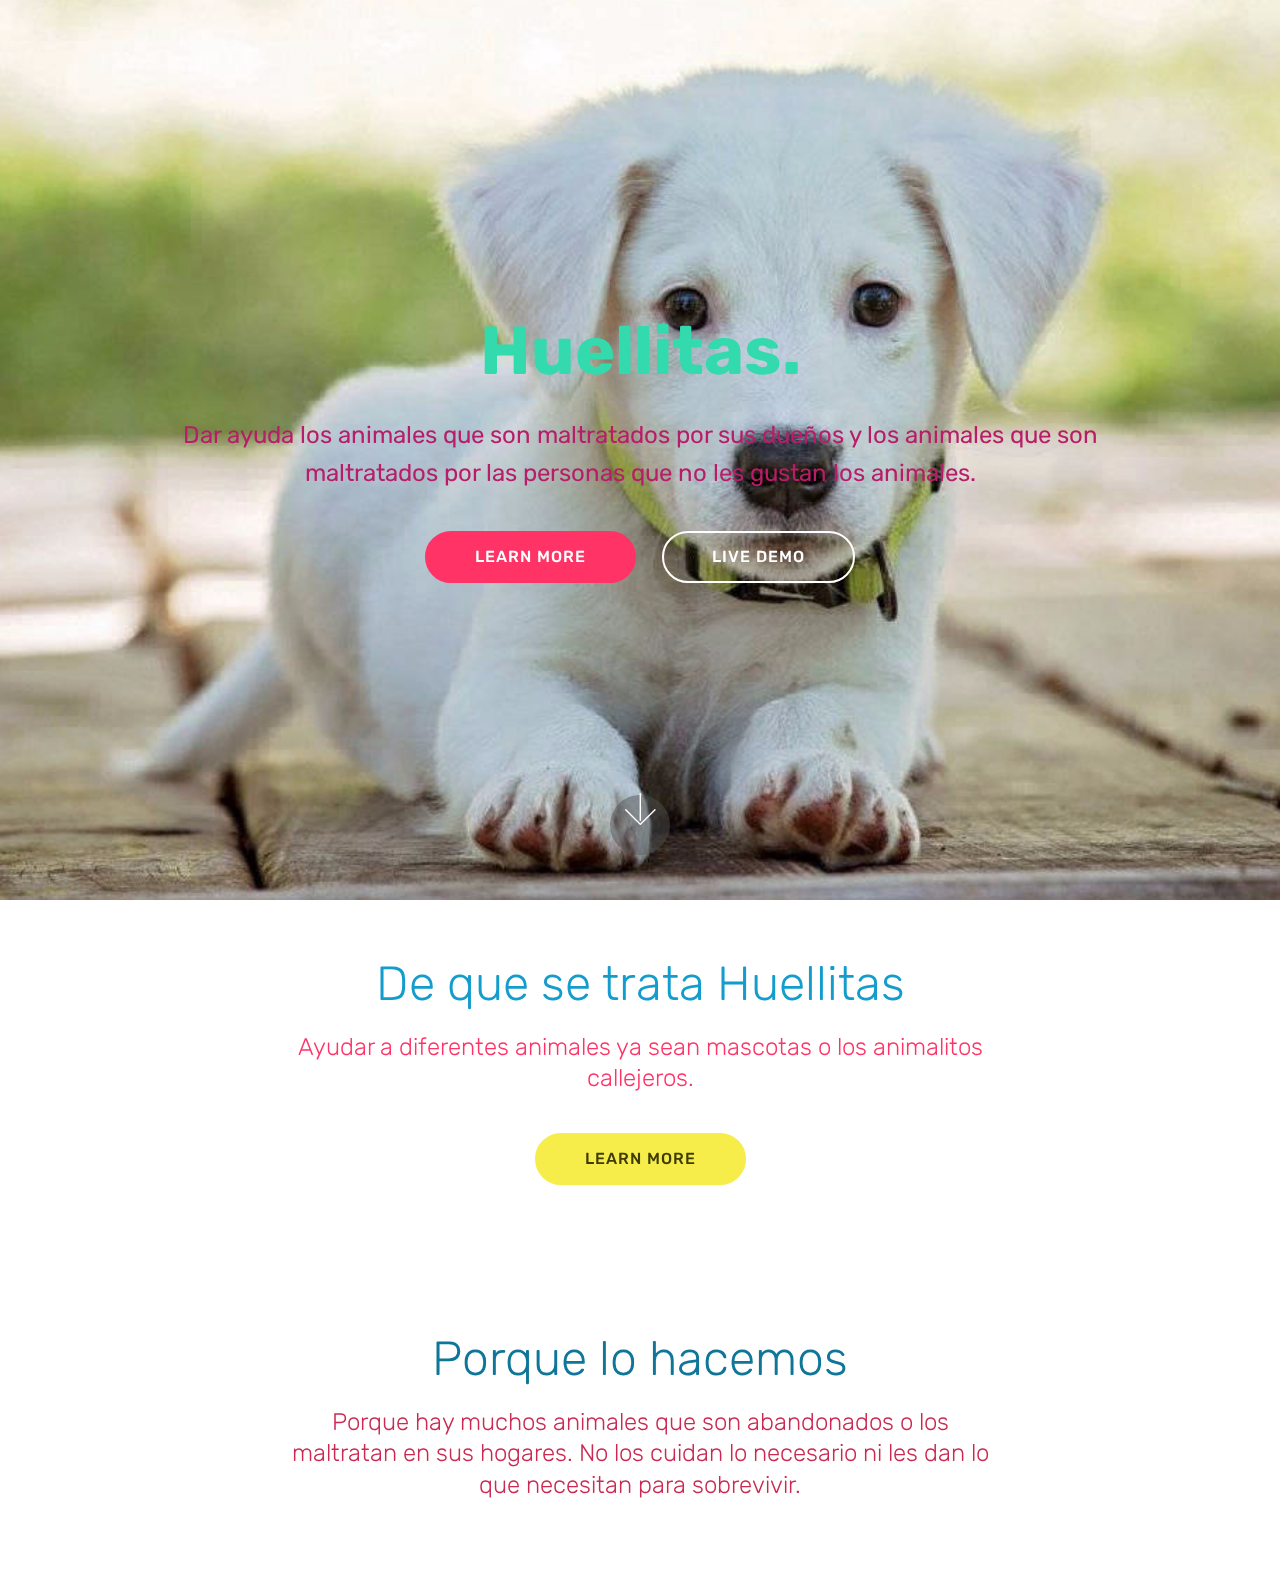
<file: index.html>
<!DOCTYPE html>
<html >
<head>
  <!-- Site made with Mobirise Website Builder v4.9.1, https://mobirise.com -->
  <meta charset="UTF-8">
  <meta http-equiv="X-UA-Compatible" content="IE=edge">
  <meta name="generator" content="Mobirise v4.9.1, mobirise.com">
  <meta name="viewport" content="width=device-width, initial-scale=1, minimum-scale=1">
  <link rel="shortcut icon" href="assets/images/logo4.png" type="image/x-icon">
  <meta name="description" content="Dar ayuda los animales que son maltratados por sus dueños y los animales que son maltratados por las personas que no les gustan los animales.">
  <title>tips for your pets (Tips huellitas)</title>
  <link rel="stylesheet" href="assets/web/assets/mobirise-icons/mobirise-icons.css">
  <link rel="stylesheet" href="assets/tether/tether.min.css">
  <link rel="stylesheet" href="assets/bootstrap/css/bootstrap.min.css">
  <link rel="stylesheet" href="assets/bootstrap/css/bootstrap-grid.min.css">
  <link rel="stylesheet" href="assets/bootstrap/css/bootstrap-reboot.min.css">
  <link rel="stylesheet" href="assets/theme/css/style.css">
  <link rel="stylesheet" href="assets/mobirise/css/mbr-additional.css" type="text/css">
  
  
  
</head>
<body>
  <section class="cid-riaM8DQVvx mbr-fullscreen mbr-parallax-background" id="header2-0">

    

    <div class="mbr-overlay" style="opacity: 0; background-color: rgb(35, 35, 35);"></div>

    <div class="container align-center">
        <div class="row justify-content-md-center">
            <div class="mbr-white col-md-10">
                <h1 class="mbr-section-title mbr-bold pb-3 mbr-fonts-style display-1">Huellitas.</h1>
                
                <p class="mbr-text pb-3 mbr-fonts-style display-5">Dar ayuda los animales que son maltratados por sus dueños y los animales que son maltratados por las personas que no les gustan los animales.</p>
                <div class="mbr-section-btn"><a class="btn btn-md btn-secondary display-4" href="https://mobirise.co">LEARN MORE</a>
                    <a class="btn btn-md btn-white-outline display-4" href="https://mobirise.co">LIVE DEMO</a></div>
            </div>
        </div>
    </div>
    <div class="mbr-arrow hidden-sm-down" aria-hidden="true">
        <a href="#next">
            <i class="mbri-down mbr-iconfont"></i>
        </a>
    </div>
</section>

<section class="engine"><a href="https://mobirise.info/t">free amp template</a></section><section class="mbr-section content4 cid-riaMoscn4z" id="content4-1">

    

    <div class="container">
        <div class="media-container-row">
            <div class="title col-12 col-md-8">
                <h2 class="align-center pb-3 mbr-fonts-style display-2">De que se trata Huellitas</h2>
                <h3 class="mbr-section-subtitle align-center mbr-light mbr-fonts-style display-5">Ayudar a diferentes animales ya sean mascotas o los animalitos callejeros.</h3>
                <div class="mbr-section-btn align-center py-4"><a class="btn btn-success display-4" href="https://mobirise.co">LEARN MORE</a></div>
            </div>
        </div>
    </div>
</section>

<section class="mbr-section content4 cid-riJIY2rlH6" id="content4-3">

    

    <div class="container">
        <div class="media-container-row">
            <div class="title col-12 col-md-8">
                <h2 class="align-center pb-3 mbr-fonts-style display-2">Porque lo hacemos</h2>
                <h3 class="mbr-section-subtitle align-center mbr-light mbr-fonts-style display-5">Porque hay muchos animales que son abandonados o los maltratan en sus hogares. No los cuidan lo necesario ni les dan lo que necesitan para sobrevivir.</h3>
                
            </div>
        </div>
    </div>
</section>


  <script src="assets/web/assets/jquery/jquery.min.js"></script>
  <script src="assets/popper/popper.min.js"></script>
  <script src="assets/tether/tether.min.js"></script>
  <script src="assets/bootstrap/js/bootstrap.min.js"></script>
  <script src="assets/smoothscroll/smooth-scroll.js"></script>
  <script src="assets/parallax/jarallax.min.js"></script>
  <script src="assets/theme/js/script.js"></script>
  
  
</body>
</html>
</file>
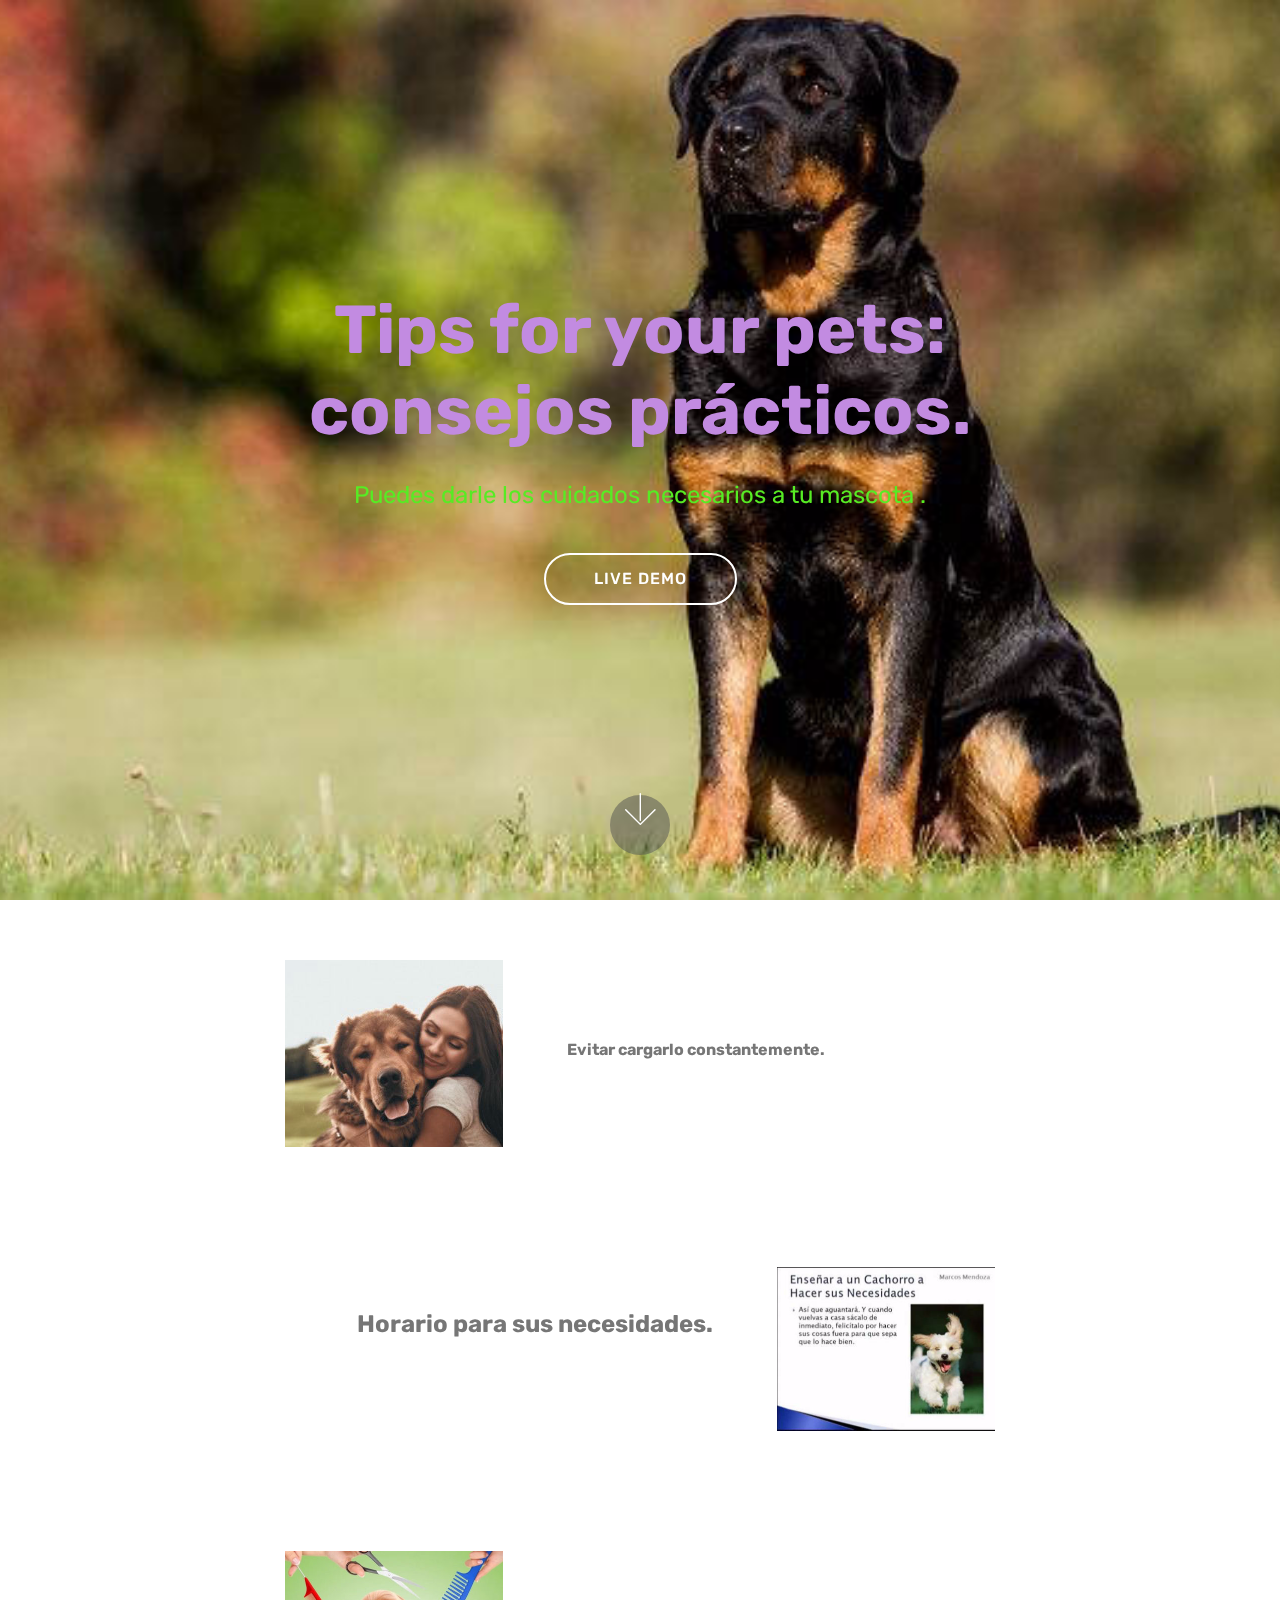
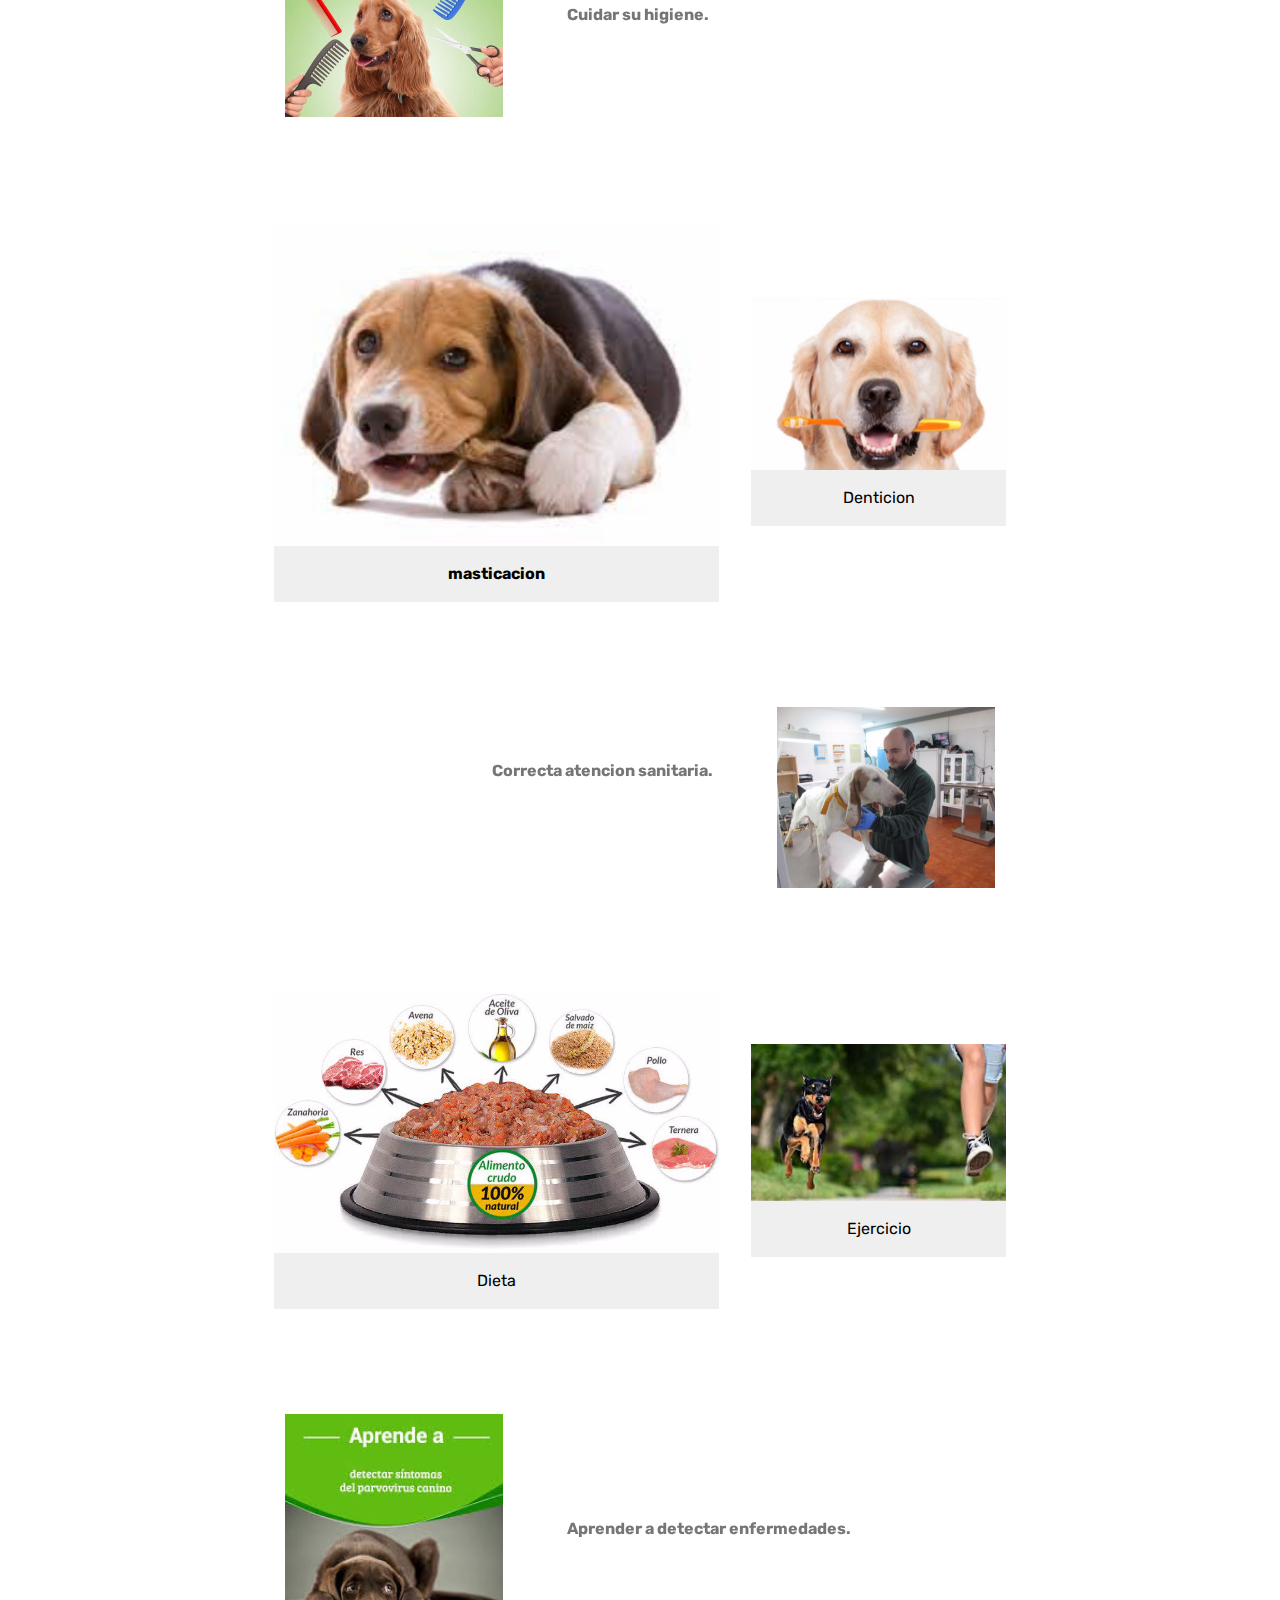
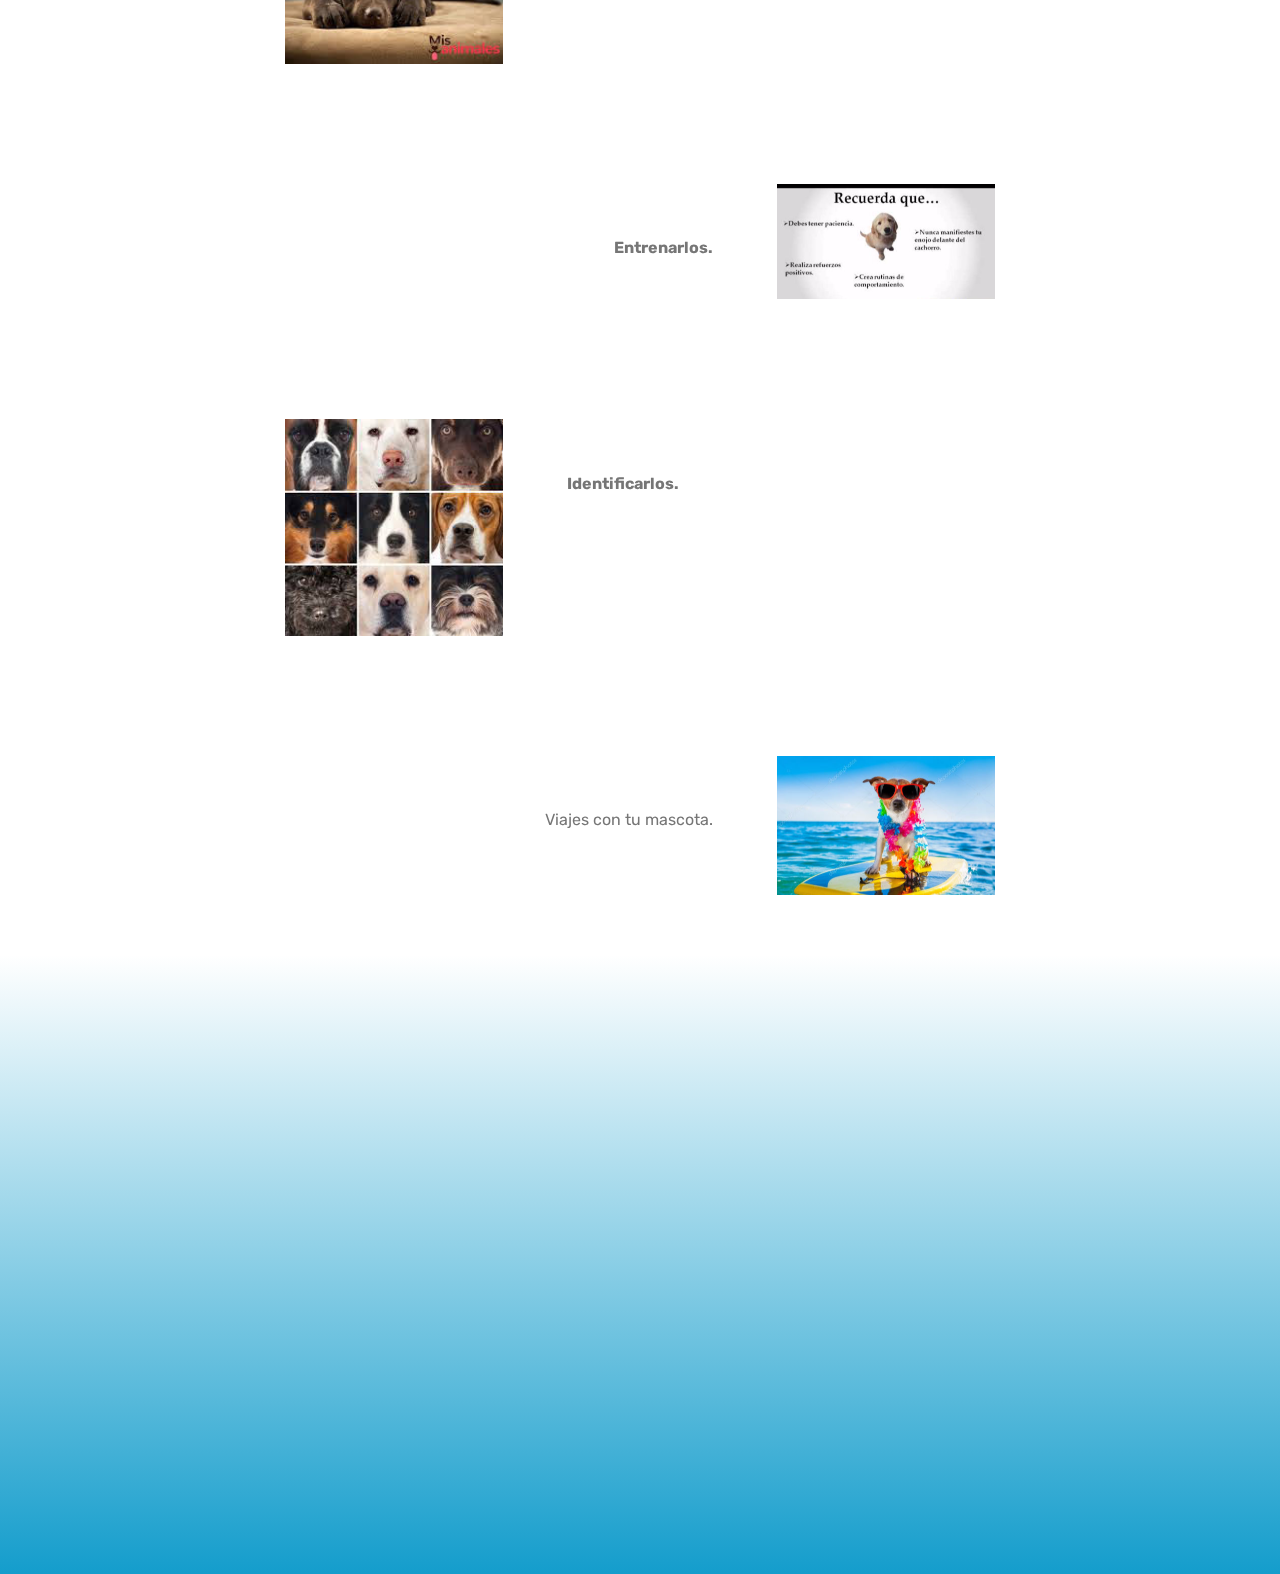
<file: consejos.html>
<!DOCTYPE html>
<html >
<head>
  <!-- Site made with Mobirise Website Builder v4.9.1, https://mobirise.com -->
  <meta charset="UTF-8">
  <meta http-equiv="X-UA-Compatible" content="IE=edge">
  <meta name="generator" content="Mobirise v4.9.1, mobirise.com">
  <meta name="viewport" content="width=device-width, initial-scale=1, minimum-scale=1">
  <link rel="shortcut icon" href="assets/images/logo4.png" type="image/x-icon">
  <meta name="description" content="consejos para animales maltratados">
  <title>Tips for your pets (Tips Huellitas)</title>
  <link rel="stylesheet" href="assets/web/assets/mobirise-icons/mobirise-icons.css">
  <link rel="stylesheet" href="assets/tether/tether.min.css">
  <link rel="stylesheet" href="assets/bootstrap/css/bootstrap.min.css">
  <link rel="stylesheet" href="assets/bootstrap/css/bootstrap-grid.min.css">
  <link rel="stylesheet" href="assets/bootstrap/css/bootstrap-reboot.min.css">
  <link rel="stylesheet" href="assets/theme/css/style.css">
  <link rel="stylesheet" href="assets/mobirise/css/mbr-additional.css" type="text/css">
  
  
  
</head>
<body>
  <section class="cid-riJM0IT0eN mbr-fullscreen mbr-parallax-background" id="header2-4">

    

    <div class="mbr-overlay" style="opacity: 0; background-color: rgb(35, 35, 35);"></div>

    <div class="container align-center">
        <div class="row justify-content-md-center">
            <div class="mbr-white col-md-10">
                <h1 class="mbr-section-title mbr-bold pb-3 mbr-fonts-style display-1">Tips for your pets: consejos prácticos.</h1>
                
                <p class="mbr-text pb-3 mbr-fonts-style display-5">Puedes darle los cuidados necesarios a tu mascota .<br></p>
                <div class="mbr-section-btn"><a class="btn btn-md btn-white-outline display-4" href="https://mobirise.co">LIVE DEMO</a></div>
            </div>
        </div>
    </div>
    <div class="mbr-arrow hidden-sm-down" aria-hidden="true">
        <a href="#next">
            <i class="mbri-down mbr-iconfont"></i>
        </a>
    </div>
</section>

<section class="engine"><a href="https://mobirise.info/f">easy website creator</a></section><section class="mbr-section content6 cid-rk3ukfyn0C" id="content6-9">
    
     
    
    <div class="container">
        <div class="media-container-row">
            <div class="col-12 col-md-8">
                <div class="media-container-row">
                    <div class="mbr-figure" style="width: 60%;">
                      <img src="assets/images/mujer-duerme-perro-mejor-que-la-pareja-1-300x250.jpg" alt="Mobirise" title="">  
                    </div>
                    <div class="media-content">
                        <div class="mbr-section-text">
                            <p class="mbr-text mb-0 mbr-fonts-style display-7"><br><br><br><strong>Evitar cargarlo constantemente.</strong></p>
                        </div>
                    </div>
                </div>
            </div>
        </div>
    </div>
</section>

<section class="mbr-section content7 cid-rk3uGx7MiC" id="content7-a">
          
    

    <div class="container">
        <div class="media-container-row">
            <div class="col-12 col-md-8">
                <div class="media-container-row">
                    <div class="media-content">
                        <div class="mbr-section-text">
                            <p class="mbr-text align-right mb-0 mbr-fonts-style display-5"><strong><br>Horario para sus necesidades.</strong></p>
                        </div>
                    </div>
                    <div class="mbr-figure" style="width: 60%;">
                     <img src="assets/images/hqdefault-1-436x327.jpg" alt="Mobirise" title="">  
                    </div>
                </div>
            </div>
        </div>
    </div>
</section>

<section class="mbr-section content6 cid-rk3vpct3Db" id="content6-b">
    
     
    
    <div class="container">
        <div class="media-container-row">
            <div class="col-12 col-md-8">
                <div class="media-container-row">
                    <div class="mbr-figure" style="width: 60%;">
                      <img src="assets/images/perros-cuidados-pelo-art-436x332.jpg" alt="Mobirise" title="">  
                    </div>
                    <div class="media-content">
                        <div class="mbr-section-text">
                            <p class="mbr-text mb-0 mbr-fonts-style display-7"><br><br><strong>Cuidar su higiene.</strong></p>
                        </div>
                    </div>
                </div>
            </div>
        </div>
    </div>
</section>

<section class="cid-rk3x0Wj0P9" id="content13-d">
    
    <div class="container">
            <div class="media-container-row" style="width: 66%;">
                <div class="img-item item1" style="width: 179%;">
                    <img src="assets/images/download-275x183.jpg" alt="" title="">
                    <div class="img-caption">
                        <p class="mbr-fonts-style align-center mbr-black display-7"><strong>masticacion</strong></p>
                    </div>
                </div>
                <div class="img-item">
                    <img src="assets/images/perro-cepillo-510x251.jpg" alt="" title="">
                    <div class="img-caption">
                        <p class="mbr-fonts-style align-center mbr-black display-7">Denticion<br></p>
                    </div>
                </div>
            </div>
    </div>
</section>

<section class="mbr-section content7 cid-rk3xWIrJZT" id="content7-e">
          
    

    <div class="container">
        <div class="media-container-row">
            <div class="col-12 col-md-8">
                <div class="media-container-row">
                    <div class="media-content">
                        <div class="mbr-section-text">
                            <p class="mbr-text align-right mb-0 mbr-fonts-style display-7"><strong><br><br>Correcta atencion sanitaria.</strong></p>
                        </div>
                    </div>
                    <div class="mbr-figure" style="width: 60%;">
                     <img src="assets/images/bd-436x327.jpg" alt="Mobirise" title="">  
                    </div>
                </div>
            </div>
        </div>
    </div>
</section>

<section class="cid-rk3yLCJo93" id="content13-g">
    
    <div class="container">
            <div class="media-container-row" style="width: 66%;">
                <div class="img-item item1" style="width: 179%;">
                    <img src="assets/images/grafico-dieta-barf-750x438.jpg" alt="" title="">
                    <div class="img-caption">
                        <p class="mbr-fonts-style align-center mbr-black display-7">Dieta</p>
                    </div>
                </div>
                <div class="img-item">
                    <img src="assets/images/images-1-285x177.jpg" alt="" title="">
                    <div class="img-caption">
                        <p class="mbr-fonts-style align-center mbr-black display-7">Ejercicio</p>
                    </div>
                </div>
            </div>
    </div>
</section>

<section class="mbr-section content6 cid-rk3zr2VJyi" id="content6-h">
    
     
    
    <div class="container">
        <div class="media-container-row">
            <div class="col-12 col-md-8">
                <div class="media-container-row">
                    <div class="mbr-figure" style="width: 60%;">
                      <img src="assets/images/download-1-205x246.jpg" alt="Mobirise" title="">  
                    </div>
                    <div class="media-content">
                        <div class="mbr-section-text">
                            <p class="mbr-text mb-0 mbr-fonts-style display-7"><strong><br><br><br><br>Aprender a detectar enfermedades.</strong></p>
                        </div>
                    </div>
                </div>
            </div>
        </div>
    </div>
</section>

<section class="mbr-section content7 cid-rk3zWMDR55" id="content7-i">
          
    

    <div class="container">
        <div class="media-container-row">
            <div class="col-12 col-md-8">
                <div class="media-container-row">
                    <div class="media-content">
                        <div class="mbr-section-text">
                            <p class="mbr-text align-right mb-0 mbr-fonts-style display-7"><strong><br></strong><br><strong>Entrenarlos.</strong></p>
                        </div>
                    </div>
                    <div class="mbr-figure" style="width: 60%;">
                     <img src="assets/images/hqdefault-1-436x3271.jpg" alt="Mobirise" title="">  
                    </div>
                </div>
            </div>
        </div>
    </div>
</section>

<section class="mbr-section content6 cid-rk3AjE8qFx" id="content6-j">
    
     
    
    <div class="container">
        <div class="media-container-row">
            <div class="col-12 col-md-8">
                <div class="media-container-row">
                    <div class="mbr-figure" style="width: 60%;">
                      <img src="assets/images/download-2-225x224.jpg" alt="Mobirise" title="">  
                    </div>
                    <div class="media-content">
                        <div class="mbr-section-text">
                            <p class="mbr-text mb-0 mbr-fonts-style display-7"><strong><br><br>Identificarlos.</strong></p>
                        </div>
                    </div>
                </div>
            </div>
        </div>
    </div>
</section>

<section class="mbr-section content7 cid-rk3AAkPQYx" id="content7-k">
          
    

    <div class="container">
        <div class="media-container-row">
            <div class="col-12 col-md-8">
                <div class="media-container-row">
                    <div class="media-content">
                        <div class="mbr-section-text">
                            <p class="mbr-text align-right mb-0 mbr-fonts-style display-7"><br><br>Viajes con tu mascota.</p>
                        </div>
                    </div>
                    <div class="mbr-figure" style="width: 60%;">
                     <img src="assets/images/depositphotos-54663249-stock-photo-surfing-dog-436x291.jpg" alt="Mobirise" title="">  
                    </div>
                </div>
            </div>
        </div>
    </div>
</section>

<section class="cid-rk3DqFeAC9" id="video3-l">

    
    
    <figure class="mbr-figure align-center container">
        <div class="video-block" style="width: 80%;">
            <div><iframe class="mbr-embedded-video" src="https://www.youtube.com/embed/k5Kb79ynUKM?rel=0&amp;amp;showinfo=0&amp;autoplay=0&amp;loop=0" width="1280" height="720" frameborder="0" allowfullscreen></iframe></div>
        </div>
    </figure>
</section>


  <script src="assets/web/assets/jquery/jquery.min.js"></script>
  <script src="assets/popper/popper.min.js"></script>
  <script src="assets/tether/tether.min.js"></script>
  <script src="assets/bootstrap/js/bootstrap.min.js"></script>
  <script src="assets/smoothscroll/smooth-scroll.js"></script>
  <script src="assets/parallax/jarallax.min.js"></script>
  <script src="assets/theme/js/script.js"></script>
  
  
</body>
</html>
</file>
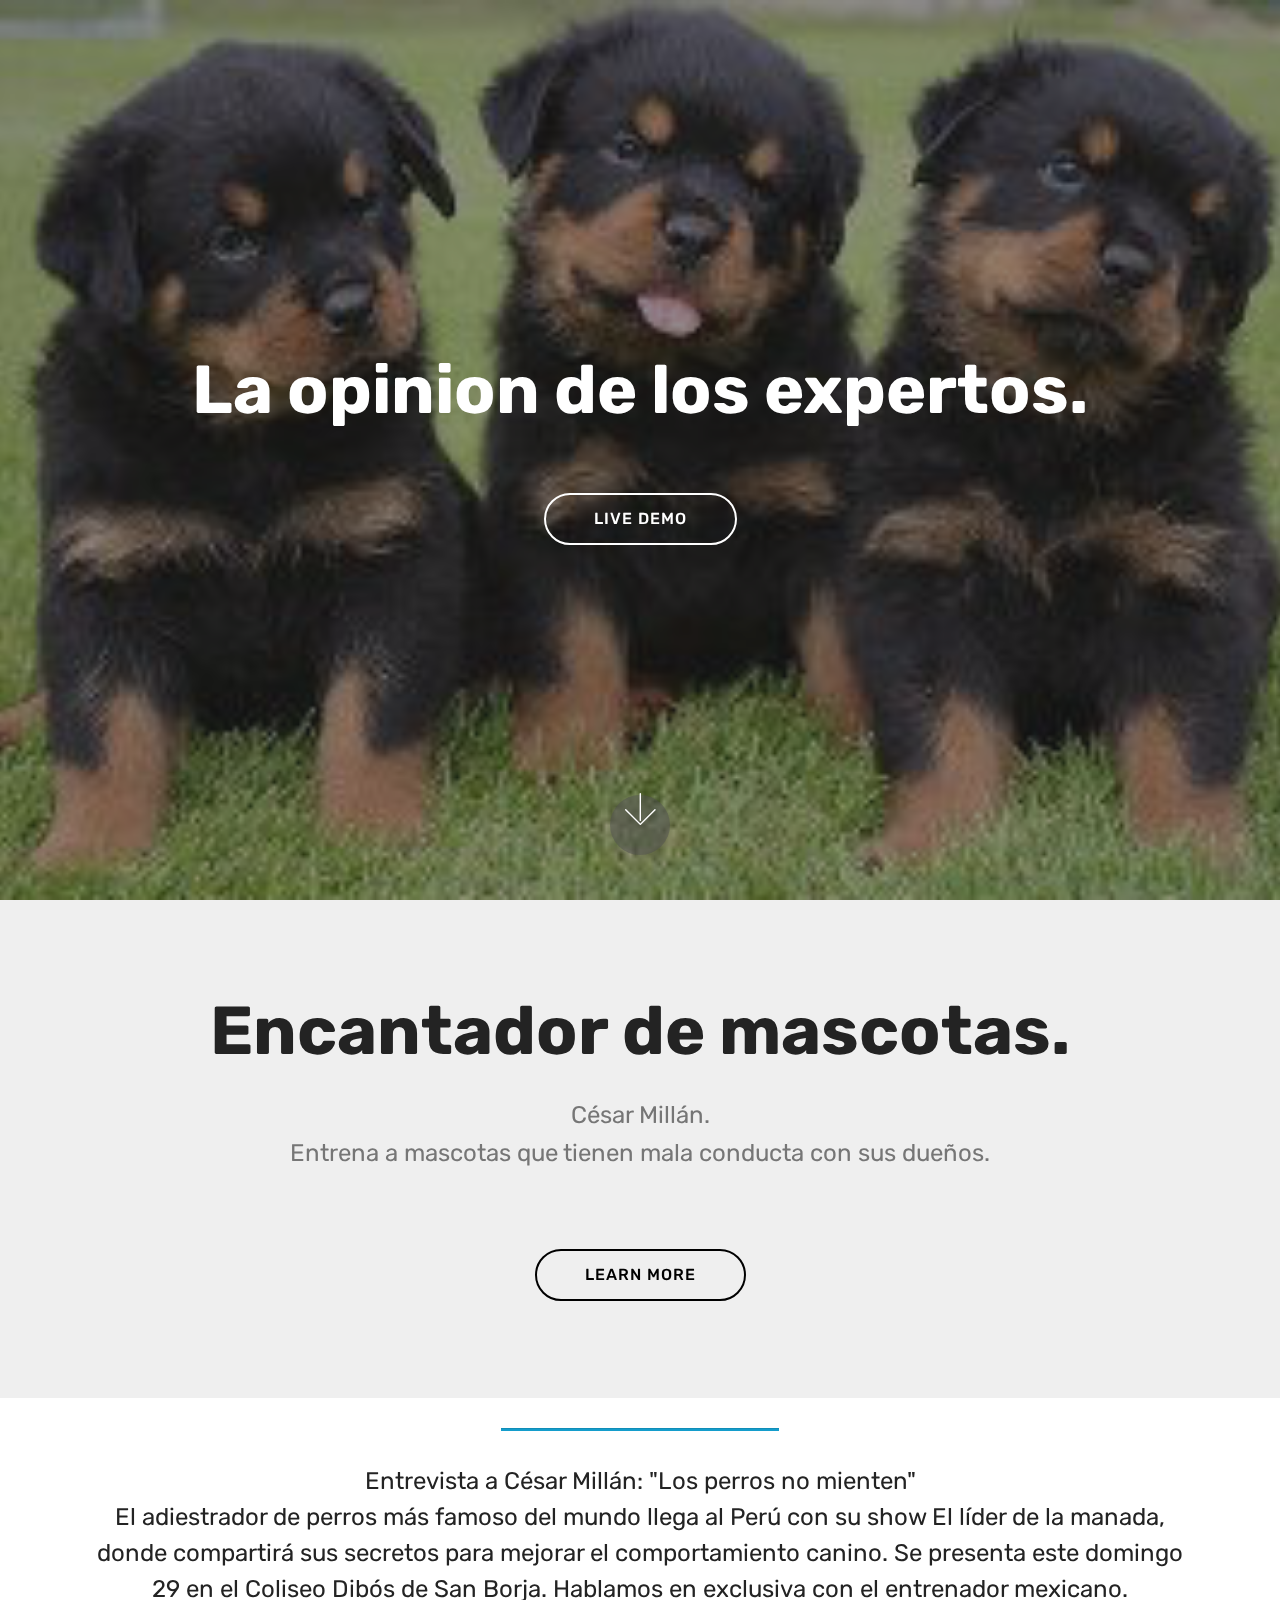
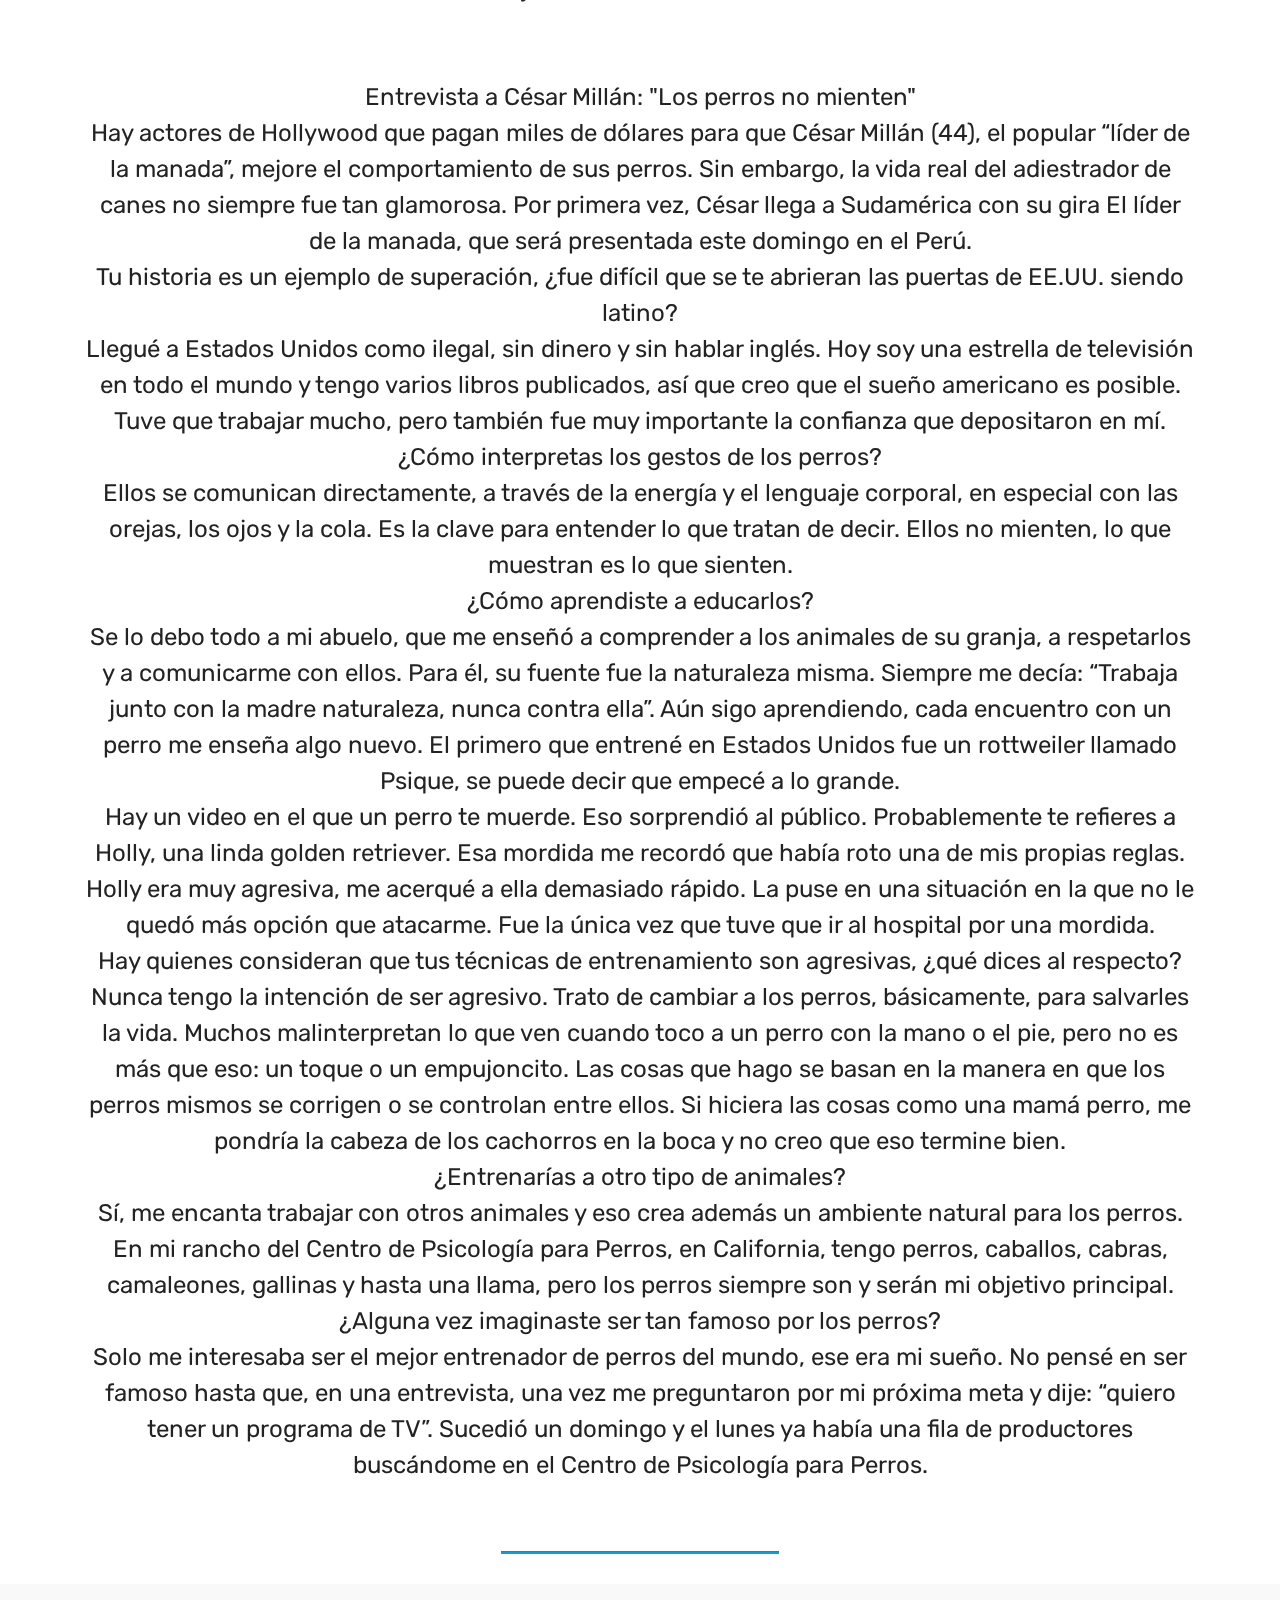
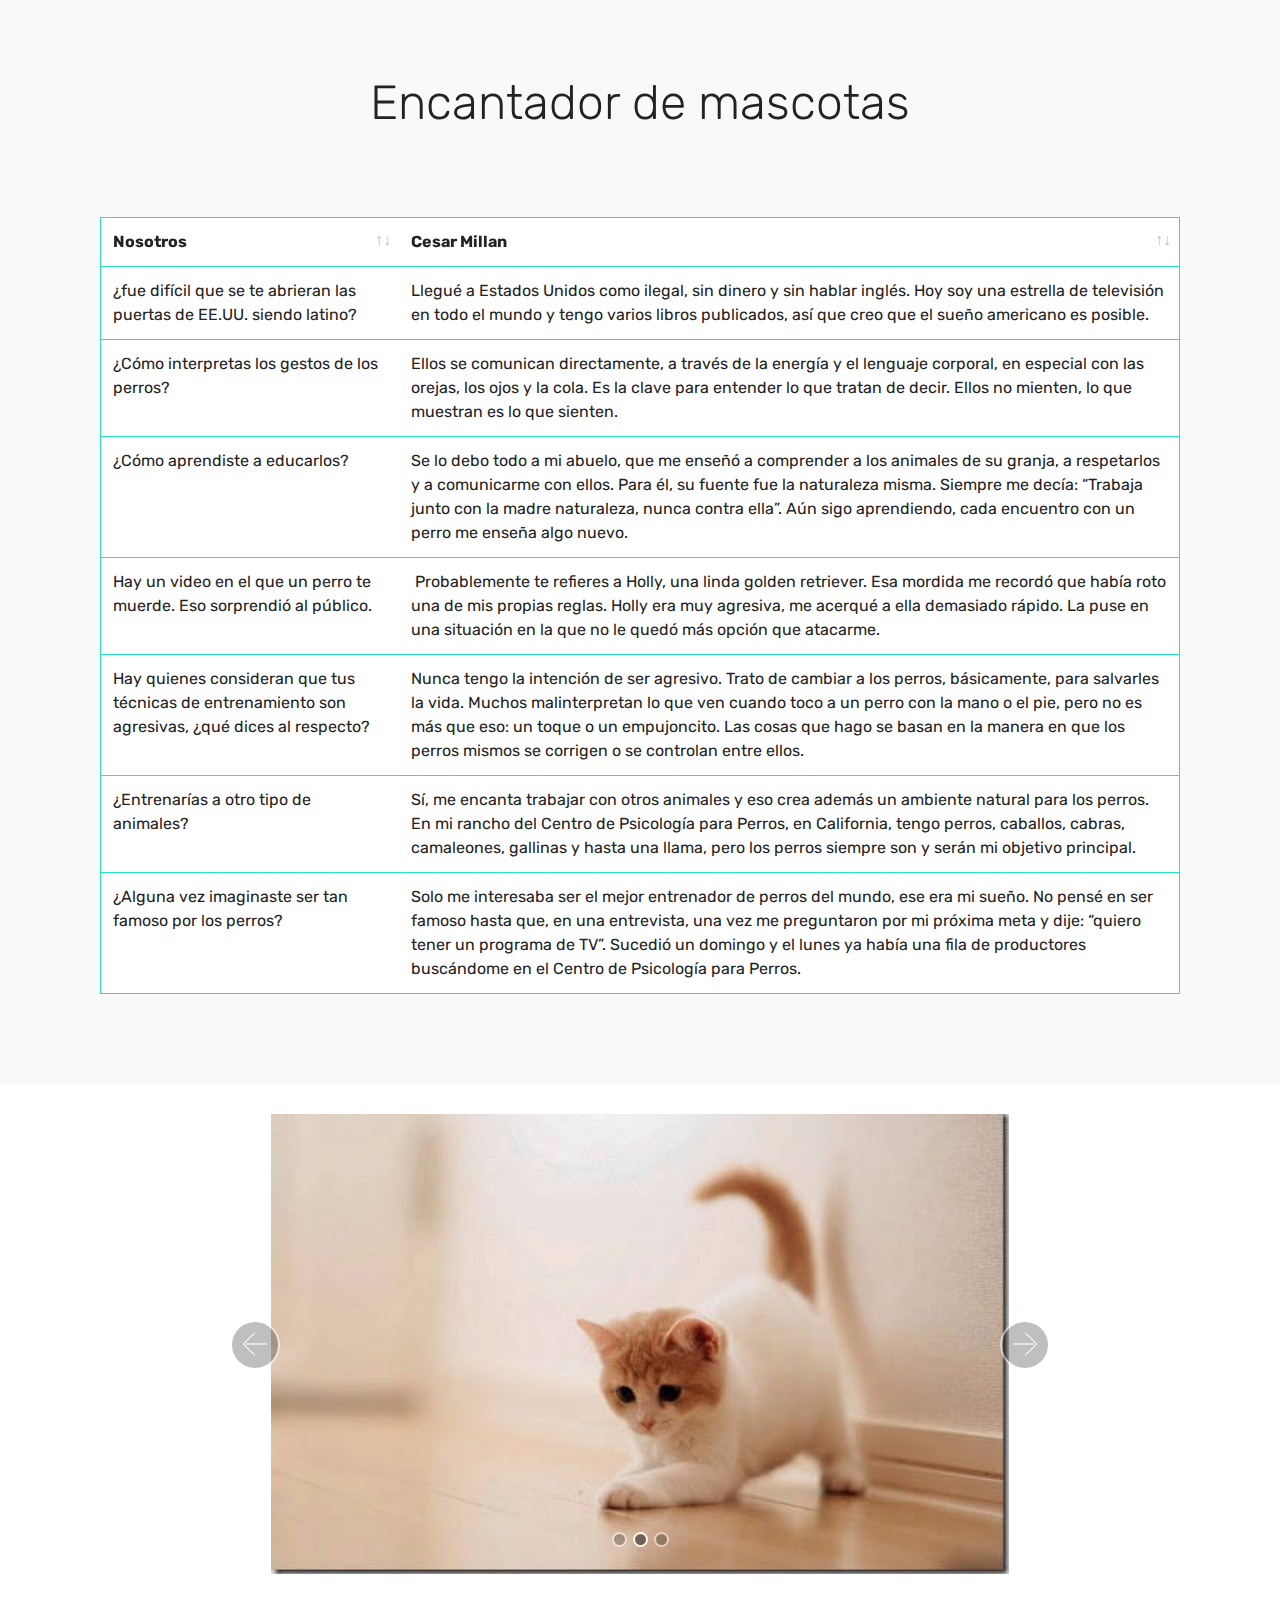
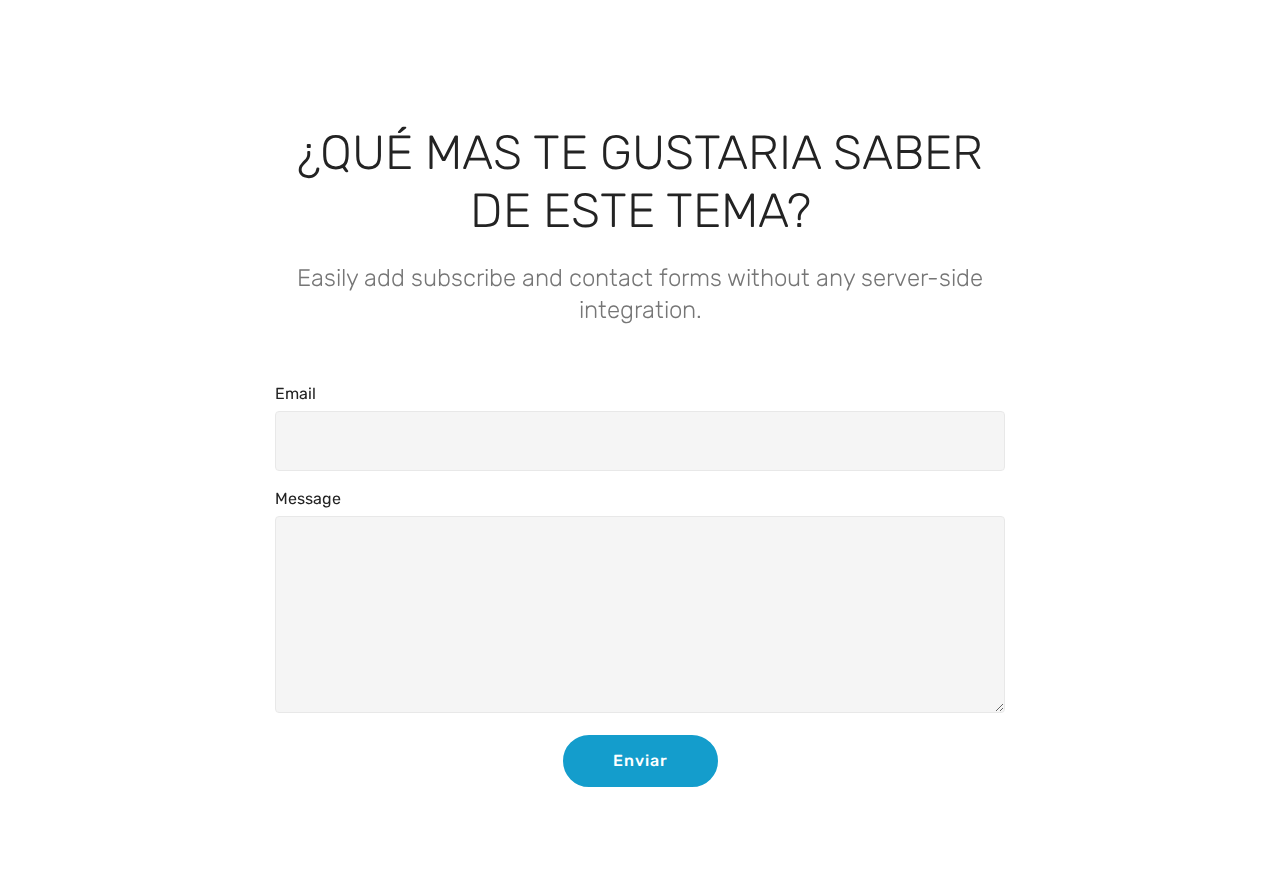
<file: page2.html>
<!DOCTYPE html>
<html >
<head>
  <!-- Site made with Mobirise Website Builder v4.9.1, https://mobirise.com -->
  <meta charset="UTF-8">
  <meta http-equiv="X-UA-Compatible" content="IE=edge">
  <meta name="generator" content="Mobirise v4.9.1, mobirise.com">
  <meta name="viewport" content="width=device-width, initial-scale=1, minimum-scale=1">
  <link rel="shortcut icon" href="assets/images/logo4.png" type="image/x-icon">
  <meta name="description" content="Web Page Maker Description">
  <title>La opinion de los expertos</title>
  <link rel="stylesheet" href="assets/web/assets/mobirise-icons/mobirise-icons.css">
  <link rel="stylesheet" href="assets/tether/tether.min.css">
  <link rel="stylesheet" href="assets/bootstrap/css/bootstrap.min.css">
  <link rel="stylesheet" href="assets/bootstrap/css/bootstrap-grid.min.css">
  <link rel="stylesheet" href="assets/bootstrap/css/bootstrap-reboot.min.css">
  <link rel="stylesheet" href="assets/datatables/data-tables.bootstrap4.min.css">
  <link rel="stylesheet" href="assets/theme/css/style.css">
  <link rel="stylesheet" href="assets/mobirise/css/mbr-additional.css" type="text/css">
  
  
  
</head>
<body>
  <section class="cid-rk9zO4IuK2 mbr-fullscreen mbr-parallax-background" id="header2-m">

    

    <div class="mbr-overlay" style="opacity: 0.5; background-color: rgb(35, 35, 35);"></div>

    <div class="container align-center">
        <div class="row justify-content-md-center">
            <div class="mbr-white col-md-10">
                <h1 class="mbr-section-title mbr-bold pb-3 mbr-fonts-style display-1">La opinion de los expertos.</h1>
                
                <p class="mbr-text pb-3 mbr-fonts-style display-5"></p>
                <div class="mbr-section-btn"><a class="btn btn-md btn-white-outline display-4" href="https://mobirise.co">LIVE DEMO</a></div>
            </div>
        </div>
    </div>
    <div class="mbr-arrow hidden-sm-down" aria-hidden="true">
        <a href="#next">
            <i class="mbri-down mbr-iconfont"></i>
        </a>
    </div>
</section>

<section class="engine"><a href="https://mobirise.info/s">bootstrap themes</a></section><section class="header1 cid-rk9A7DVSSM" id="header16-n">

    

    

    <div class="container">
        <div class="row justify-content-md-center">
            <div class="col-md-10 align-center">
                <h1 class="mbr-section-title mbr-bold pb-3 mbr-fonts-style display-1">Encantador de mascotas.</h1>
                
                <p class="mbr-text pb-3 mbr-fonts-style display-5">César Millán.<br>Entrena a mascotas que tienen mala conducta con sus dueños.<br><br></p>
                <div class="mbr-section-btn"><a class="btn btn-md btn-black-outline display-4" href="https://mobirise.co">LEARN MORE</a></div>
            </div>
        </div>
    </div>

</section>

<section class="mbr-section article content9 cid-rk9DxVpomf" id="content9-o">
    
     

    <div class="container">
        <div class="inner-container" style="width: 100%;">
            <hr class="line" style="width: 25%;">
            <div class="section-text align-center mbr-fonts-style display-5">Entrevista a César Millán: "Los perros no mienten"
<div>El adiestrador de perros más famoso del mundo llega al Perú con su show El líder de la manada, donde compartirá sus secretos para mejorar el comportamiento canino. Se presenta este domingo 29 en el Coliseo Dibós de San Borja. Hablamos en exclusiva con el entrenador mexicano.
</div><div><br></div><br><div>Entrevista a César Millán: "Los perros no mienten"
</div><div>Hay actores de Hollywood que pagan miles de dólares para que César Millán (44), el popular “líder de la manada”, mejore el comportamiento de sus perros. Sin embargo, la vida real del adiestrador de canes no siempre fue tan glamorosa. Por primera vez, César llega a Sudamérica con su gira El líder de la manada, que será presentada este domingo en el Perú.
</div><div>
</div><div>Tu historia es un ejemplo de superación, ¿fue difícil que se te abrieran las puertas de EE.UU. siendo latino?
</div><div>Llegué a Estados Unidos como ilegal, sin dinero y sin hablar inglés. Hoy soy una estrella de televisión en todo el mundo y tengo varios libros publicados, así que creo que el sueño americano es posible. Tuve que trabajar mucho, pero también fue muy importante la confianza que depositaron en mí.
</div><div>
</div><div>¿Cómo interpretas los gestos de los perros?
</div><div>Ellos se comunican directamente, a través de la energía y el lenguaje corporal, en especial con las orejas, los ojos y la cola. Es la clave para entender lo que tratan de decir. Ellos no mienten, lo que muestran es lo que sienten.
</div><div>
</div><div>¿Cómo aprendiste a educarlos?
</div><div>Se lo debo todo a mi abuelo, que me enseñó a comprender a los animales de su granja, a respetarlos y a comunicarme con ellos. Para él, su fuente fue la naturaleza misma. Siempre me decía: “Trabaja junto con la madre naturaleza, nunca contra ella”. Aún sigo aprendiendo, cada encuentro con un perro me enseña algo nuevo. El primero que entrené en Estados Unidos fue un rottweiler llamado Psique, se puede decir que empecé a lo grande.
</div><div>
</div><div>Hay un video en el que un perro te muerde. Eso sorprendió al público. Probablemente te refieres a Holly, una linda golden retriever. Esa mordida me recordó que había roto una de mis propias reglas. Holly era muy agresiva, me acerqué a ella demasiado rápido. La puse en una situación en la que no le quedó más opción que atacarme. Fue la única vez que tuve que ir al hospital por una mordida.
</div><div>
</div><div>Hay quienes consideran que tus técnicas de entrenamiento son agresivas, ¿qué dices al respecto?
</div><div>Nunca tengo la intención de ser agresivo. Trato de cambiar a los perros, básicamente, para salvarles la vida. Muchos malinterpretan lo que ven cuando toco a un perro con la mano o el pie, pero no es más que eso: un toque o un empujoncito. Las cosas que hago se basan en la manera en que los perros mismos se corrigen o se controlan entre ellos. Si hiciera las cosas como una mamá perro, me pondría la cabeza de los cachorros en la boca y no creo que eso termine bien.
</div><div>
</div><div>¿Entrenarías a otro tipo de animales?
</div><div>Sí, me encanta trabajar con otros animales y eso crea además un ambiente natural para los perros. En mi rancho del Centro de Psicología para Perros, en California, tengo perros, caballos, cabras, camaleones, gallinas y hasta una llama, pero los perros siempre son y serán mi objetivo principal.
</div><div>
</div><div>¿Alguna vez imaginaste ser tan famoso por los perros?
</div><div>Solo me interesaba ser el mejor entrenador de perros del mundo, ese era mi sueño. No pensé en ser famoso hasta que, en una entrevista, una vez me preguntaron por mi próxima meta y dije: “quiero tener un programa de TV”. Sucedió un domingo y el lunes ya había una fila de productores buscándome en el Centro de Psicología para Perros.
</div><div>
</div><div><br></div></div>
            <hr class="line" style="width: 25%;">
        </div>
        </div>
</section>

<section class="section-table cid-rk9DV1z8et" id="table1-p">

  
  
  <div class="container container-table">
      <h2 class="mbr-section-title mbr-fonts-style align-center pb-3 display-2">Encantador de mascotas</h2>
      <h3 class="mbr-section-subtitle mbr-fonts-style align-center pb-5 mbr-light display-5"></h3>
      <div class="table-wrapper">
        <div class="container">
          
        </div>

        <div class="container scroll">
          <table class="table" cellspacing="0">
            <thead>
              <tr class="table-heads ">
                  
                  
                  
                  
              <th class="head-item mbr-fonts-style display-7">Nosotros</th><th class="head-item mbr-fonts-style display-7">Cesar Millan</th></tr>
            </thead>

            <tbody>
              
              
              
              
            <tr> 
                
                
                
                
              <td class="body-item mbr-fonts-style display-7">¿fue difícil que se te abrieran las puertas de EE.UU. siendo latino?</td><td class="body-item mbr-fonts-style display-7">Llegué a Estados Unidos como ilegal, sin dinero y sin hablar inglés. Hoy soy una estrella de televisión en todo el mundo y tengo varios libros publicados, así que creo que el sueño americano es posible.</td></tr><tr> 
                
                
                
                
              <td class="body-item mbr-fonts-style display-7">¿Cómo interpretas los gestos de los perros?</td><td class="body-item mbr-fonts-style display-7">Ellos se comunican directamente, a través de la energía y el lenguaje corporal, en especial con las orejas, los ojos y la cola. Es la clave para entender lo que tratan de decir. Ellos no mienten, lo que muestran es lo que sienten.</td></tr><tr> 
                
                
                
                
              <td class="body-item mbr-fonts-style display-7">¿Cómo aprendiste a educarlos?</td><td class="body-item mbr-fonts-style display-7">Se lo debo todo a mi abuelo, que me enseñó a comprender a los animales de su granja, a respetarlos y a comunicarme con ellos. Para él, su fuente fue la naturaleza misma. Siempre me decía: “Trabaja junto con la madre naturaleza, nunca contra ella”. Aún sigo aprendiendo, cada encuentro con un perro me enseña algo nuevo.</td></tr><tr> 
                
                
                
                
              <td class="body-item mbr-fonts-style display-7">Hay un video en el que un perro te muerde. Eso sorprendió al público.</td><td class="body-item mbr-fonts-style display-7">&nbsp;Probablemente te refieres a Holly, una linda golden retriever. Esa mordida me recordó que había roto una de mis propias reglas. Holly era muy agresiva, me acerqué a ella demasiado rápido. La puse en una situación en la que no le quedó más opción que atacarme.</td></tr><tr> 
                
                
                
                
              <td class="body-item mbr-fonts-style display-7">Hay quienes consideran que tus técnicas de entrenamiento son agresivas, ¿qué dices al respecto?</td><td class="body-item mbr-fonts-style display-7">Nunca tengo la intención de ser agresivo. Trato de cambiar a los perros, básicamente, para salvarles la vida. Muchos malinterpretan lo que ven cuando toco a un perro con la mano o el pie, pero no es más que eso: un toque o un empujoncito. Las cosas que hago se basan en la manera en que los perros mismos se corrigen o se controlan entre ellos.</td></tr><tr> 
                
                
                
                
              <td class="body-item mbr-fonts-style display-7">¿Entrenarías a otro tipo de animales?</td><td class="body-item mbr-fonts-style display-7">Sí, me encanta trabajar con otros animales y eso crea además un ambiente natural para los perros. En mi rancho del Centro de Psicología para Perros, en California, tengo perros, caballos, cabras, camaleones, gallinas y hasta una llama, pero los perros siempre son y serán mi objetivo principal.</td></tr><tr> 
                
                
                
                
              <td class="body-item mbr-fonts-style display-7">¿Alguna vez imaginaste ser tan famoso por los perros?</td><td class="body-item mbr-fonts-style display-7">Solo me interesaba ser el mejor entrenador de perros del mundo, ese era mi sueño. No pensé en ser famoso hasta que, en una entrevista, una vez me preguntaron por mi próxima meta y dije: “quiero tener un programa de TV”. Sucedió un domingo y el lunes ya había una fila de productores buscándome en el Centro de Psicología para Perros.</td></tr></tbody>
          </table>
        </div>
        <div class="container table-info-container">
          
        </div>
      </div>
    </div>
</section>

<section class="carousel slide cid-rkIwfIGQSf" data-interval="false" id="slider2-q">

    
    <div class="container content-slider">
        <div class="content-slider-wrap">
            <div><div class="mbr-slider slide carousel" data-pause="true" data-keyboard="false" data-ride="false" data-interval="false"><ol class="carousel-indicators"><li data-app-prevent-settings="" data-target="#slider2-q" data-slide-to="0"></li><li data-app-prevent-settings="" data-target="#slider2-q" class=" active" data-slide-to="1"></li><li data-app-prevent-settings="" data-target="#slider2-q" data-slide-to="2"></li></ol><div class="carousel-inner" role="listbox"><div class="carousel-item slider-fullscreen-image" data-bg-video-slide="false" style="background-image: url(assets/images/1497402682743-800x497.jpg);"><div class="container container-slide"><div class="image_wrapper"><div class="mbr-overlay" style="opacity: 0;"></div><img src="assets/images/1497402682743-800x497.jpg"><div class="carousel-caption justify-content-center"><div class="col-10 align-center"></div></div></div></div></div><div class="carousel-item slider-fullscreen-image active" data-bg-video-slide="false" style="background-image: url(assets/images/gatos-llevan-animales-muertos-casa-1-2022007-496x312.jpg);"><div class="container container-slide"><div class="image_wrapper"><div class="mbr-overlay" style="opacity: 0;"></div><img src="assets/images/gatos-llevan-animales-muertos-casa-1-2022007-496x312.jpg"><div class="carousel-caption justify-content-center"><div class="col-10 align-center"></div></div></div></div></div><div class="carousel-item slider-fullscreen-image" data-bg-video-slide="false" style="background-image: url(assets/images/3881753-cute-puppy-pics-540x360.jpg);"><div class="container container-slide"><div class="image_wrapper"><div class="mbr-overlay" style="opacity: 0;"></div><img src="assets/images/3881753-cute-puppy-pics-540x360.jpg"><div class="carousel-caption justify-content-center"><div class="col-10 align-center"></div></div></div></div></div></div><a data-app-prevent-settings="" class="carousel-control carousel-control-prev" role="button" data-slide="prev" href="#slider2-q"><span aria-hidden="true" class="mbri-left mbr-iconfont"></span><span class="sr-only">Previous</span></a><a data-app-prevent-settings="" class="carousel-control carousel-control-next" role="button" data-slide="next" href="#slider2-q"><span aria-hidden="true" class="mbri-right mbr-iconfont"></span><span class="sr-only">Next</span></a></div></div> 
        </div>
    </div>
</section>

<section class="mbr-section form1 cid-rkIAElLEif" id="form1-r">

    

    
    <div class="container">
        <div class="row justify-content-center">
            <div class="title col-12 col-lg-8">
                <h2 class="mbr-section-title align-center pb-3 mbr-fonts-style display-2">¿QUÉ MAS TE GUSTARIA SABER DE ESTE TEMA?</h2>
                <h3 class="mbr-section-subtitle align-center mbr-light pb-3 mbr-fonts-style display-5">
                    Easily add subscribe and contact forms without any server-side integration.
                </h3>
            </div>
        </div>
    </div>
    <div class="container">
        <div class="row justify-content-center">
            <div class="media-container-column col-lg-8" data-form-type="formoid">
                    <div data-form-alert="" hidden="">Gracias por tu consejo</div>
            
                    <form class="mbr-form" action="https://mobirise.com/" method="post" data-form-title="Mobirise Form"><input type="hidden" name="email" data-form-email="true" value="zx42SHM5wFQKMiNcMptP5kExc3EH9eOI123HfRG7Y3XyQebL7zNomJkQxgDl3zXjnK/LTLwz7ontDMRDwIsD440T1gETPepHNwZlPN4OboZIXnE6TPmvshg8UsaMs1HD">
                        <div class="row row-sm-offset">
                            
                            <div class="col-md-4 multi-horizontal" data-for="email">
                                <div class="form-group">
                                    <label class="form-control-label mbr-fonts-style display-7" for="email-form1-r">Email</label>
                                    <input type="email" class="form-control" name="email" data-form-field="Email" required="" id="email-form1-r">
                                </div>
                            </div>
                            
                        </div>
                        <div class="form-group" data-for="message">
                            <label class="form-control-label mbr-fonts-style display-7" for="message-form1-r">Message</label>
                            <textarea type="text" class="form-control" name="message" rows="7" data-form-field="Message" id="message-form1-r"></textarea>
                        </div>
            
                        <span class="input-group-btn"><button href="" type="submit" class="btn btn-primary btn-form display-4">Enviar</button></span>
                    </form>
            </div>
        </div>
    </div>
</section>


  <script src="assets/web/assets/jquery/jquery.min.js"></script>
  <script src="assets/popper/popper.min.js"></script>
  <script src="assets/tether/tether.min.js"></script>
  <script src="assets/bootstrap/js/bootstrap.min.js"></script>
  <script src="assets/smoothscroll/smooth-scroll.js"></script>
  <script src="assets/parallax/jarallax.min.js"></script>
  <script src="assets/datatables/jquery.data-tables.min.js"></script>
  <script src="assets/datatables/data-tables.bootstrap4.min.js"></script>
  <script src="assets/ytplayer/jquery.mb.ytplayer.min.js"></script>
  <script src="assets/vimeoplayer/jquery.mb.vimeo_player.js"></script>
  <script src="assets/bootstrapcarouselswipe/bootstrap-carousel-swipe.js"></script>
  <script src="assets/theme/js/script.js"></script>
  <script src="assets/slidervideo/script.js"></script>
  <script src="assets/formoid/formoid.min.js"></script>
  
  
</body>
</html>
</file>
<file: assets/web/assets/mobirise-icons/mobirise-icons.css>
@font-face {
  font-family: 'MobiriseIcons';
  src:  url('mobirise-icons.eot?spat4u');
  src:  url('mobirise-icons.eot?spat4u#iefix') format('embedded-opentype'),
    url('mobirise-icons.ttf?spat4u') format('truetype'),
    url('mobirise-icons.woff?spat4u') format('woff'),
    url('mobirise-icons.svg?spat4u#MobiriseIcons') format('svg');
  font-weight: normal;
  font-style: normal;
}

[class^="mbri-"], [class*=" mbri-"] {
  /* use !important to prevent issues with browser extensions that change fonts */
  font-family: MobiriseIcons !important;
  speak: none;
  font-style: normal;
  font-weight: normal;
  font-variant: normal;
  text-transform: none;
  line-height: 1;

  /* Better Font Rendering =========== */
  -webkit-font-smoothing: antialiased;
  -moz-osx-font-smoothing: grayscale;
}

.mbri-add-submenu:before {
  content: "\e900";
}
.mbri-alert:before {
  content: "\e901";
}
.mbri-align-center:before {
  content: "\e902";
}
.mbri-align-justify:before {
  content: "\e903";
}
.mbri-align-left:before {
  content: "\e904";
}
.mbri-align-right:before {
  content: "\e905";
}
.mbri-android:before {
  content: "\e906";
}
.mbri-apple:before {
  content: "\e907";
}
.mbri-arrow-down:before {
  content: "\e908";
}
.mbri-arrow-next:before {
  content: "\e909";
}
.mbri-arrow-prev:before {
  content: "\e90a";
}
.mbri-arrow-up:before {
  content: "\e90b";
}
.mbri-bold:before {
  content: "\e90c";
}
.mbri-bookmark:before {
  content: "\e90d";
}
.mbri-bootstrap:before {
  content: "\e90e";
}
.mbri-briefcase:before {
  content: "\e90f";
}
.mbri-browse:before {
  content: "\e910";
}
.mbri-bulleted-list:before {
  content: "\e911";
}
.mbri-calendar:before {
  content: "\e912";
}
.mbri-camera:before {
  content: "\e913";
}
.mbri-cart-add:before {
  content: "\e914";
}
.mbri-cart-full:before {
  content: "\e915";
}
.mbri-cash:before {
  content: "\e916";
}
.mbri-change-style:before {
  content: "\e917";
}
.mbri-chat:before {
  content: "\e918";
}
.mbri-clock:before {
  content: "\e919";
}
.mbri-close:before {
  content: "\e91a";
}
.mbri-cloud:before {
  content: "\e91b";
}
.mbri-code:before {
  content: "\e91c";
}
.mbri-contact-form:before {
  content: "\e91d";
}
.mbri-credit-card:before {
  content: "\e91e";
}
.mbri-cursor-click:before {
  content: "\e91f";
}
.mbri-cust-feedback:before {
  content: "\e920";
}
.mbri-database:before {
  content: "\e921";
}
.mbri-delivery:before {
  content: "\e922";
}
.mbri-desktop:before {
  content: "\e923";
}
.mbri-devices:before {
  content: "\e924";
}
.mbri-down:before {
  content: "\e925";
}
.mbri-download:before {
  content: "\e989";
}
.mbri-drag-n-drop:before {
  content: "\e927";
}
.mbri-drag-n-drop2:before {
  content: "\e928";
}
.mbri-edit:before {
  content: "\e929";
}
.mbri-edit2:before {
  content: "\e92a";
}
.mbri-error:before {
  content: "\e92b";
}
.mbri-extension:before {
  content: "\e92c";
}
.mbri-features:before {
  content: "\e92d";
}
.mbri-file:before {
  content: "\e92e";
}
.mbri-flag:before {
  content: "\e92f";
}
.mbri-folder:before {
  content: "\e930";
}
.mbri-gift:before {
  content: "\e931";
}
.mbri-github:before {
  content: "\e932";
}
.mbri-globe:before {
  content: "\e933";
}
.mbri-globe-2:before {
  content: "\e934";
}
.mbri-growing-chart:before {
  content: "\e935";
}
.mbri-hearth:before {
  content: "\e936";
}
.mbri-help:before {
  content: "\e937";
}
.mbri-home:before {
  content: "\e938";
}
.mbri-hot-cup:before {
  content: "\e939";
}
.mbri-idea:before {
  content: "\e93a";
}
.mbri-image-gallery:before {
  content: "\e93b";
}
.mbri-image-slider:before {
  content: "\e93c";
}
.mbri-info:before {
  content: "\e93d";
}
.mbri-italic:before {
  content: "\e93e";
}
.mbri-key:before {
  content: "\e93f";
}
.mbri-laptop:before {
  content: "\e940";
}
.mbri-layers:before {
  content: "\e941";
}
.mbri-left-right:before {
  content: "\e942";
}
.mbri-left:before {
  content: "\e943";
}
.mbri-letter:before {
  content: "\e944";
}
.mbri-like:before {
  content: "\e945";
}
.mbri-link:before {
  content: "\e946";
}
.mbri-lock:before {
  content: "\e947";
}
.mbri-login:before {
  content: "\e948";
}
.mbri-logout:before {
  content: "\e949";
}
.mbri-magic-stick:before {
  content: "\e94a";
}
.mbri-map-pin:before {
  content: "\e94b";
}
.mbri-menu:before {
  content: "\e94c";
}
.mbri-mobile:before {
  content: "\e94d";
}
.mbri-mobile2:before {
  content: "\e94e";
}
.mbri-mobirise:before {
  content: "\e94f";
}
.mbri-more-horizontal:before {
  content: "\e950";
}
.mbri-more-vertical:before {
  content: "\e951";
}
.mbri-music:before {
  content: "\e952";
}
.mbri-new-file:before {
  content: "\e953";
}
.mbri-numbered-list:before {
  content: "\e954";
}
.mbri-opened-folder:before {
  content: "\e955";
}
.mbri-pages:before {
  content: "\e956";
}
.mbri-paper-plane:before {
  content: "\e957";
}
.mbri-paperclip:before {
  content: "\e958";
}
.mbri-photo:before {
  content: "\e959";
}
.mbri-photos:before {
  content: "\e95a";
}
.mbri-pin:before {
  content: "\e95b";
}
.mbri-play:before {
  content: "\e95c";
}
.mbri-plus:before {
  content: "\e95d";
}
.mbri-preview:before {
  content: "\e95e";
}
.mbri-print:before {
  content: "\e95f";
}
.mbri-protect:before {
  content: "\e960";
}
.mbri-question:before {
  content: "\e961";
}
.mbri-quote-left:before {
  content: "\e962";
}
.mbri-quote-right:before {
  content: "\e963";
}
.mbri-refresh:before {
  content: "\e964";
}
.mbri-responsive:before {
  content: "\e965";
}
.mbri-right:before {
  content: "\e966";
}
.mbri-rocket:before {
  content: "\e967";
}
.mbri-sad-face:before {
  content: "\e968";
}
.mbri-sale:before {
  content: "\e969";
}
.mbri-save:before {
  content: "\e96a";
}
.mbri-search:before {
  content: "\e96b";
}
.mbri-setting:before {
  content: "\e96c";
}
.mbri-setting2:before {
  content: "\e96d";
}
.mbri-setting3:before {
  content: "\e96e";
}
.mbri-share:before {
  content: "\e96f";
}
.mbri-shopping-bag:before {
  content: "\e970";
}
.mbri-shopping-basket:before {
  content: "\e971";
}
.mbri-shopping-cart:before {
  content: "\e972";
}
.mbri-sites:before {
  content: "\e973";
}
.mbri-smile-face:before {
  content: "\e974";
}
.mbri-speed:before {
  content: "\e975";
}
.mbri-star:before {
  content: "\e976";
}
.mbri-success:before {
  content: "\e977";
}
.mbri-sun:before {
  content: "\e978";
}
.mbri-sun2:before {
  content: "\e979";
}
.mbri-tablet:before {
  content: "\e97a";
}
.mbri-tablet-vertical:before {
  content: "\e97b";
}
.mbri-target:before {
  content: "\e97c";
}
.mbri-timer:before {
  content: "\e97d";
}
.mbri-to-ftp:before {
  content: "\e97e";
}
.mbri-to-local-drive:before {
  content: "\e97f";
}
.mbri-touch-swipe:before {
  content: "\e980";
}
.mbri-touch:before {
  content: "\e981";
}
.mbri-trash:before {
  content: "\e982";
}
.mbri-underline:before {
  content: "\e983";
}
.mbri-unlink:before {
  content: "\e984";
}
.mbri-unlock:before {
  content: "\e985";
}
.mbri-up-down:before {
  content: "\e986";
}
.mbri-up:before {
  content: "\e987";
}
.mbri-update:before {
  content: "\e988";
}
.mbri-upload:before {
 content: "\e926"; 
}
.mbri-user:before {
  content: "\e98a";
}
.mbri-user2:before {
  content: "\e98b";
}
.mbri-users:before {
  content: "\e98c";
}
.mbri-video:before {
  content: "\e98d";
}
.mbri-video-play:before {
  content: "\e98e";
}
.mbri-watch:before {
  content: "\e98f";
}
.mbri-website-theme:before {
  content: "\e990";
}
.mbri-wifi:before {
  content: "\e991";
}
.mbri-windows:before {
  content: "\e992";
}
.mbri-zoom-out:before {
  content: "\e993";
}
.mbri-redo:before {
  content: "\e994";
}
.mbri-undo:before {
  content: "\e995";
}
</file>
<file: assets/theme/css/style.css>
/*!
 * Mobirise v4 theme (https://mobirise.com/)
 * Copyright 2017 Mobirise
 */
section {
  background-color: #eeeeee; }

section,
.container,
.container-fluid {
  position: relative;
  word-wrap: break-word; }

a.mbr-iconfont:hover {
  text-decoration: none; }

.article .lead p, .article .lead ul, .article .lead ol, .article .lead pre, .article .lead blockquote {
  margin-bottom: 0; }

a {
  font-style: normal;
  font-weight: 400;
  cursor: pointer; }
  a, a:hover {
    text-decoration: none; }

figure {
  margin-bottom: 0; }

body {
  color: #232323; }

h1, h2, h3, h4, h5, h6,
.h1, .h2, .h3, .h4, .h5, .h6,
.display-1, .display-2, .display-3, .display-4 {
  line-height: 1;
  word-break: break-word;
  word-wrap: break-word; }

b, strong {
  font-weight: bold; }

blockquote {
  padding: 10px 0 10px 20px;
  position: relative;
  border-left: 2px solid;
  border-color: #ff3366; }

input:-webkit-autofill, input:-webkit-autofill:hover, input:-webkit-autofill:focus, input:-webkit-autofill:active {
  transition-delay: 9999s;
  transition-property: background-color, color; }

textarea[type="hidden"] {
  display: none; }

body {
  position: relative; }

section {
  background-position: 50% 50%;
  background-repeat: no-repeat;
  background-size: cover; }
  section .mbr-background-video,
  section .mbr-background-video-preview {
    position: absolute;
    bottom: 0;
    left: 0;
    right: 0;
    top: 0; }

.hidden {
  visibility: hidden; }

.mbr-z-index20 {
  z-index: 20; }

/*! Base colors */
.mbr-white {
  color: #ffffff; }

.mbr-black {
  color: #000000; }

.mbr-bg-white {
  background-color: #ffffff; }

.mbr-bg-black {
  background-color: #000000; }

/*! Text-aligns */
.align-left {
  text-align: left; }

.align-center {
  text-align: center; }

.align-right {
  text-align: right; }

@media (max-width: 767px) {
  .align-left, .align-center, .align-right, .mbr-section-btn, .mbr-section-title {
    text-align: center; } }
/*! Font-weight  */
.mbr-light {
  font-weight: 300; }

.mbr-regular {
  font-weight: 400; }

.mbr-semibold {
  font-weight: 500; }

.mbr-bold {
  font-weight: 700; }

/*! Media  */
.media-size-item {
  -webkit-flex: 1 1 auto;
  -moz-flex: 1 1 auto;
  -ms-flex: 1 1 auto;
  -o-flex: 1 1 auto;
  flex: 1 1 auto; }

.media-content {
  -webkit-flex-basis: 100%;
  flex-basis: 100%; }

.media-container-row {
  display: -ms-flexbox;
  display: -webkit-flex;
  display: flex;
  -webkit-flex-direction: row;
  -ms-flex-direction: row;
  flex-direction: row;
  -webkit-flex-wrap: wrap;
  -ms-flex-wrap: wrap;
  flex-wrap: wrap;
  -webkit-justify-content: center;
  -ms-flex-pack: center;
  justify-content: center;
  -webkit-align-content: center;
  -ms-flex-line-pack: center;
  align-content: center;
  -webkit-align-items: start;
  -ms-flex-align: start;
  align-items: start; }
  .media-container-row .media-size-item {
    width: 400px; }

.media-container-column {
  display: -ms-flexbox;
  display: -webkit-flex;
  display: flex;
  -webkit-flex-direction: column;
  -ms-flex-direction: column;
  flex-direction: column;
  -webkit-flex-wrap: wrap;
  -ms-flex-wrap: wrap;
  flex-wrap: wrap;
  -webkit-justify-content: center;
  -ms-flex-pack: center;
  justify-content: center;
  -webkit-align-content: center;
  -ms-flex-line-pack: center;
  align-content: center;
  -webkit-align-items: stretch;
  -ms-flex-align: stretch;
  align-items: stretch; }
  .media-container-column > * {
    width: 100%; }

@media (min-width: 992px) {
  .media-container-row {
    -webkit-flex-wrap: nowrap;
    -ms-flex-wrap: nowrap;
    flex-wrap: nowrap; } }
figure {
  overflow: hidden; }

figure[mbr-media-size] {
  transition: width 0.1s; }

.mbr-figure img, .mbr-figure iframe {
  display: block;
  width: 100%; }

.card {
  background-color: transparent;
  border: none; }

.card-img {
  text-align: center;
  flex-shrink: 0;
  -webkit-flex-shrink: 0; }

.media {
  max-width: 100%;
  margin: 0 auto; }

.mbr-figure {
  -ms-flex-item-align: center;
  -ms-grid-row-align: center;
  -webkit-align-self: center;
  align-self: center; }

.media-container > div {
  max-width: 100%; }

.mbr-figure img, .card-img img {
  width: 100%; }

@media (max-width: 991px) {
  .media-size-item {
    width: auto !important; }

  .media {
    width: auto; }

  .mbr-figure {
    width: 100% !important; } }
/*! Buttons */
.mbr-section-btn {
  margin-left: -.25rem;
  margin-right: -.25rem;
  font-size: 0; }

nav .mbr-section-btn {
  margin-left: 0rem;
  margin-right: 0rem; }

/*! Btn icon margin */
.btn .mbr-iconfont, .btn.btn-sm .mbr-iconfont {
  cursor: pointer;
  margin-right: 0.5rem; }

.btn.btn-md .mbr-iconfont, .btn.btn-md .mbr-iconfont {
  margin-right: 0.8rem; }

.mbr-regular {
  font-weight: 400; }

.mbr-semibold {
  font-weight: 500; }

.mbr-bold {
  font-weight: 700; }

[type="submit"] {
  -webkit-appearance: none; }

/*! Full-screen */
.mbr-fullscreen .mbr-overlay {
  min-height: 100vh; }

.mbr-fullscreen {
  display: flex;
  display: -webkit-flex;
  display: -moz-flex;
  display: -ms-flex;
  display: -o-flex;
  align-items: center;
  -webkit-align-items: center;
  min-height: 100vh;
  padding-top: 3rem;
  padding-bottom: 3rem; }

/*! Map */
.map {
  height: 25rem;
  position: relative; }
  .map iframe {
    width: 100%;
    height: 100%; }

/* Form */
.form-asterisk {
  font-family: initial;
  position: absolute;
  top: -2px;
  font-weight: normal; }

/*! Scroll to top arrow */
.mbr-arrow-up {
  bottom: 25px;
  right: 90px;
  position: fixed;
  text-align: right;
  z-index: 5000;
  color: #ffffff;
  font-size: 32px;
  transform: rotate(180deg);
  -webkit-transform: rotate(180deg); }

.mbr-arrow-up a {
  background: rgba(0, 0, 0, 0.2);
  border-radius: 3px;
  color: #fff;
  display: inline-block;
  height: 60px;
  width: 60px;
  outline-style: none !important;
  position: relative;
  text-decoration: none;
  transition: all .3s ease-in-out;
  cursor: pointer;
  text-align: center; }
  .mbr-arrow-up a:hover {
    background-color: rgba(0, 0, 0, 0.4); }
  .mbr-arrow-up a i {
    line-height: 60px; }

.mbr-arrow-up-icon {
  display: block;
  color: #fff; }

.mbr-arrow-up-icon::before {
  content: "\203a";
  display: inline-block;
  font-family: serif;
  font-size: 32px;
  line-height: 1;
  font-style: normal;
  position: relative;
  top: 6px;
  left: -4px;
  -webkit-transform: rotate(-90deg);
  transform: rotate(-90deg); }

/*! Arrow Down */
.mbr-arrow {
  position: absolute;
  bottom: 45px;
  left: 50%;
  width: 60px;
  height: 60px;
  cursor: pointer;
  background-color: rgba(80, 80, 80, 0.5);
  border-radius: 50%;
  -webkit-transform: translateX(-50%);
  transform: translateX(-50%); }
  .mbr-arrow > a {
    display: inline-block;
    text-decoration: none;
    outline-style: none;
    -webkit-animation: arrowdown 1.7s ease-in-out infinite;
    animation: arrowdown 1.7s ease-in-out infinite; }
    .mbr-arrow > a > i {
      position: absolute;
      top: -2px;
      left: 15px;
      font-size: 2rem; }

@keyframes arrowdown {
  0% {
    transform: translateY(0px);
    -webkit-transform: translateY(0px); }
  50% {
    transform: translateY(-5px);
    -webkit-transform: translateY(-5px); }
  100% {
    transform: translateY(0px);
    -webkit-transform: translateY(0px); } }
@-webkit-keyframes arrowdown {
  0% {
    transform: translateY(0px);
    -webkit-transform: translateY(0px); }
  50% {
    transform: translateY(-5px);
    -webkit-transform: translateY(-5px); }
  100% {
    transform: translateY(0px);
    -webkit-transform: translateY(0px); } }
@media (max-width: 500px) {
  .mbr-arrow-up {
    left: 50%;
    right: auto;
    transform: translateX(-50%) rotate(180deg);
    -webkit-transform: translateX(-50%) rotate(180deg); } }
/*Gradients animation*/
@keyframes gradient-animation {
  from {
    background-position: 0% 100%;
    animation-timing-function: ease-in-out; }
  to {
    background-position: 100% 0%;
    animation-timing-function: ease-in-out; } }
@-webkit-keyframes gradient-animation {
  from {
    background-position: 0% 100%;
    animation-timing-function: ease-in-out; }
  to {
    background-position: 100% 0%;
    animation-timing-function: ease-in-out; } }
.bg-gradient {
  background-size: 200% 200%;
  animation: gradient-animation 5s infinite alternate;
  -webkit-animation: gradient-animation 5s infinite alternate; }

.menu .navbar-brand {
  display: -webkit-flex; }
  .menu .navbar-brand span {
    display: flex;
    display: -webkit-flex; }
  .menu .navbar-brand .navbar-caption-wrap {
    display: -webkit-flex; }
  .menu .navbar-brand .navbar-logo img {
    display: -webkit-flex; }
@media (min-width: 768px) and (max-width: 991px) {
  .menu .navbar-toggleable-sm .navbar-nav {
    display: -webkit-box;
    display: -webkit-flex;
    display: -ms-flexbox; } }
@media (min-width: 992px) {
  .menu .navbar-nav.nav-dropdown {
    display: -webkit-flex; }
  .menu .navbar-toggleable-sm .navbar-collapse {
    display: -webkit-flex !important; } }
@media (max-width: 767px) {
  .menu .navbar-collapse {
    overflow-y: auto;
    max-height: 80vh; }
  .menu .dropdown-menu {
    max-height: 60vh;
    overflow-y: auto; } }

.navbar {
  display: -webkit-flex;
  -webkit-flex-wrap: wrap;
  -webkit-align-items: center;
  -webkit-justify-content: space-between; }

.navbar-collapse {
  -webkit-flex-basis: 100%;
  -webkit-flex-grow: 1;
  -webkit-align-items: center; }

.nav-dropdown .link {
  padding: .667em 1.667em !important;
  margin: 0 !important; }

.nav {
  display: -webkit-flex;
  -webkit-flex-wrap: wrap; }

.row {
  display: -webkit-flex;
  -webkit-flex-wrap: wrap; }

.justify-content-center {
  -webkit-justify-content: center; }

.form-inline {
  display: -webkit-flex;
  -webkit-flex-flow: row wrap;
  -webkit-align-items: center; }

.card-wrapper {
  -webkit-flex: 1; }

.carousel-control {
  z-index: 10;
  display: -webkit-flex;
  -webkit-align-items: center;
  -webkit-justify-content: center; }

.carousel-controls {
  display: -webkit-flex; }

.media {
  display: -webkit-flex; }

/*# sourceMappingURL=style.css.map */
.engine {
	position: absolute;
	text-indent: -2400px;
	text-align: center;
	padding: 0;
	top: 0;
	left: -2400px;
}
</file>
<file: assets/mobirise/css/mbr-additional.css>
@import url(https://fonts.googleapis.com/css?family=Rubik:300,300i,400,400i,500,500i,700,700i,900,900i);





body {
  font-style: normal;
  line-height: 1.5;
}
.mbr-section-title {
  font-style: normal;
  line-height: 1.2;
}
.mbr-section-subtitle {
  line-height: 1.3;
}
.mbr-text {
  font-style: normal;
  line-height: 1.6;
}
.display-1 {
  font-family: 'Rubik', sans-serif;
  font-size: 4.25rem;
}
.display-1 > .mbr-iconfont {
  font-size: 6.8rem;
}
.display-2 {
  font-family: 'Rubik', sans-serif;
  font-size: 3rem;
}
.display-2 > .mbr-iconfont {
  font-size: 4.8rem;
}
.display-4 {
  font-family: 'Rubik', sans-serif;
  font-size: 1rem;
}
.display-4 > .mbr-iconfont {
  font-size: 1.6rem;
}
.display-5 {
  font-family: 'Rubik', sans-serif;
  font-size: 1.5rem;
}
.display-5 > .mbr-iconfont {
  font-size: 2.4rem;
}
.display-7 {
  font-family: 'Rubik', sans-serif;
  font-size: 1rem;
}
.display-7 > .mbr-iconfont {
  font-size: 1.6rem;
}
/* ---- Fluid typography for mobile devices ---- */
/* 1.4 - font scale ratio ( bootstrap == 1.42857 ) */
/* 100vw - current viewport width */
/* (48 - 20)  48 == 48rem == 768px, 20 == 20rem == 320px(minimal supported viewport) */
/* 0.65 - min scale variable, may vary */
@media (max-width: 768px) {
  .display-1 {
    font-size: 3.4rem;
    font-size: calc( 2.1374999999999997rem + (4.25 - 2.1374999999999997) * ((100vw - 20rem) / (48 - 20)));
    line-height: calc( 1.4 * (2.1374999999999997rem + (4.25 - 2.1374999999999997) * ((100vw - 20rem) / (48 - 20))));
  }
  .display-2 {
    font-size: 2.4rem;
    font-size: calc( 1.7rem + (3 - 1.7) * ((100vw - 20rem) / (48 - 20)));
    line-height: calc( 1.4 * (1.7rem + (3 - 1.7) * ((100vw - 20rem) / (48 - 20))));
  }
  .display-4 {
    font-size: 0.8rem;
    font-size: calc( 1rem + (1 - 1) * ((100vw - 20rem) / (48 - 20)));
    line-height: calc( 1.4 * (1rem + (1 - 1) * ((100vw - 20rem) / (48 - 20))));
  }
  .display-5 {
    font-size: 1.2rem;
    font-size: calc( 1.175rem + (1.5 - 1.175) * ((100vw - 20rem) / (48 - 20)));
    line-height: calc( 1.4 * (1.175rem + (1.5 - 1.175) * ((100vw - 20rem) / (48 - 20))));
  }
}
/* Buttons */
.btn {
  font-weight: 500;
  border-width: 2px;
  font-style: normal;
  letter-spacing: 1px;
  margin: .4rem .8rem;
  white-space: normal;
  -webkit-transition: all 0.3s ease-in-out;
  -moz-transition: all 0.3s ease-in-out;
  transition: all 0.3s ease-in-out;
  display: inline-flex;
  align-items: center;
  justify-content: center;
  word-break: break-word;
  -webkit-align-items: center;
  -webkit-justify-content: center;
  display: -webkit-inline-flex;
  padding: 1rem 3rem;
  border-radius: 3px;
}
.btn-sm {
  font-weight: 500;
  letter-spacing: 1px;
  -webkit-transition: all 0.3s ease-in-out;
  -moz-transition: all 0.3s ease-in-out;
  transition: all 0.3s ease-in-out;
  padding: 0.6rem 1.5rem;
  border-radius: 3px;
}
.btn-md {
  font-weight: 500;
  letter-spacing: 1px;
  margin: .4rem .8rem !important;
  -webkit-transition: all 0.3s ease-in-out;
  -moz-transition: all 0.3s ease-in-out;
  transition: all 0.3s ease-in-out;
  padding: 1rem 3rem;
  border-radius: 3px;
}
.btn-lg {
  font-weight: 500;
  letter-spacing: 1px;
  margin: .4rem .8rem !important;
  -webkit-transition: all 0.3s ease-in-out;
  -moz-transition: all 0.3s ease-in-out;
  transition: all 0.3s ease-in-out;
  padding: 1.2rem 3.2rem;
  border-radius: 3px;
}
.bg-primary {
  background-color: #149dcc !important;
}
.bg-success {
  background-color: #f7ed4a !important;
}
.bg-info {
  background-color: #82786e !important;
}
.bg-warning {
  background-color: #879a9f !important;
}
.bg-danger {
  background-color: #b1a374 !important;
}
.btn-primary,
.btn-primary:active {
  background-color: #149dcc !important;
  border-color: #149dcc !important;
  color: #ffffff !important;
}
.btn-primary:hover,
.btn-primary:focus,
.btn-primary.focus,
.btn-primary.active {
  color: #ffffff !important;
  background-color: #0d6786 !important;
  border-color: #0d6786 !important;
}
.btn-primary.disabled,
.btn-primary:disabled {
  color: #ffffff !important;
  background-color: #0d6786 !important;
  border-color: #0d6786 !important;
}
.btn-secondary,
.btn-secondary:active {
  background-color: #ff3366 !important;
  border-color: #ff3366 !important;
  color: #ffffff !important;
}
.btn-secondary:hover,
.btn-secondary:focus,
.btn-secondary.focus,
.btn-secondary.active {
  color: #ffffff !important;
  background-color: #e50039 !important;
  border-color: #e50039 !important;
}
.btn-secondary.disabled,
.btn-secondary:disabled {
  color: #ffffff !important;
  background-color: #e50039 !important;
  border-color: #e50039 !important;
}
.btn-info,
.btn-info:active {
  background-color: #82786e !important;
  border-color: #82786e !important;
  color: #ffffff !important;
}
.btn-info:hover,
.btn-info:focus,
.btn-info.focus,
.btn-info.active {
  color: #ffffff !important;
  background-color: #59524b !important;
  border-color: #59524b !important;
}
.btn-info.disabled,
.btn-info:disabled {
  color: #ffffff !important;
  background-color: #59524b !important;
  border-color: #59524b !important;
}
.btn-success,
.btn-success:active {
  background-color: #f7ed4a !important;
  border-color: #f7ed4a !important;
  color: #3f3c03 !important;
}
.btn-success:hover,
.btn-success:focus,
.btn-success.focus,
.btn-success.active {
  color: #3f3c03 !important;
  background-color: #eadd0a !important;
  border-color: #eadd0a !important;
}
.btn-success.disabled,
.btn-success:disabled {
  color: #3f3c03 !important;
  background-color: #eadd0a !important;
  border-color: #eadd0a !important;
}
.btn-warning,
.btn-warning:active {
  background-color: #879a9f !important;
  border-color: #879a9f !important;
  color: #ffffff !important;
}
.btn-warning:hover,
.btn-warning:focus,
.btn-warning.focus,
.btn-warning.active {
  color: #ffffff !important;
  background-color: #617479 !important;
  border-color: #617479 !important;
}
.btn-warning.disabled,
.btn-warning:disabled {
  color: #ffffff !important;
  background-color: #617479 !important;
  border-color: #617479 !important;
}
.btn-danger,
.btn-danger:active {
  background-color: #b1a374 !important;
  border-color: #b1a374 !important;
  color: #ffffff !important;
}
.btn-danger:hover,
.btn-danger:focus,
.btn-danger.focus,
.btn-danger.active {
  color: #ffffff !important;
  background-color: #8b7d4e !important;
  border-color: #8b7d4e !important;
}
.btn-danger.disabled,
.btn-danger:disabled {
  color: #ffffff !important;
  background-color: #8b7d4e !important;
  border-color: #8b7d4e !important;
}
.btn-white {
  color: #333333 !important;
}
.btn-white,
.btn-white:active {
  background-color: #ffffff !important;
  border-color: #ffffff !important;
  color: #808080 !important;
}
.btn-white:hover,
.btn-white:focus,
.btn-white.focus,
.btn-white.active {
  color: #808080 !important;
  background-color: #d9d9d9 !important;
  border-color: #d9d9d9 !important;
}
.btn-white.disabled,
.btn-white:disabled {
  color: #808080 !important;
  background-color: #d9d9d9 !important;
  border-color: #d9d9d9 !important;
}
.btn-black,
.btn-black:active {
  background-color: #333333 !important;
  border-color: #333333 !important;
  color: #ffffff !important;
}
.btn-black:hover,
.btn-black:focus,
.btn-black.focus,
.btn-black.active {
  color: #ffffff !important;
  background-color: #0d0d0d !important;
  border-color: #0d0d0d !important;
}
.btn-black.disabled,
.btn-black:disabled {
  color: #ffffff !important;
  background-color: #0d0d0d !important;
  border-color: #0d0d0d !important;
}
.btn-primary-outline,
.btn-primary-outline:active {
  background: none;
  border-color: #0b566f;
  color: #0b566f;
}
.btn-primary-outline:hover,
.btn-primary-outline:focus,
.btn-primary-outline.focus,
.btn-primary-outline.active {
  color: #ffffff;
  background-color: #149dcc;
  border-color: #149dcc;
}
.btn-primary-outline.disabled,
.btn-primary-outline:disabled {
  color: #ffffff !important;
  background-color: #149dcc !important;
  border-color: #149dcc !important;
}
.btn-secondary-outline,
.btn-secondary-outline:active {
  background: none;
  border-color: #cc0033;
  color: #cc0033;
}
.btn-secondary-outline:hover,
.btn-secondary-outline:focus,
.btn-secondary-outline.focus,
.btn-secondary-outline.active {
  color: #ffffff;
  background-color: #ff3366;
  border-color: #ff3366;
}
.btn-secondary-outline.disabled,
.btn-secondary-outline:disabled {
  color: #ffffff !important;
  background-color: #ff3366 !important;
  border-color: #ff3366 !important;
}
.btn-info-outline,
.btn-info-outline:active {
  background: none;
  border-color: #4b453f;
  color: #4b453f;
}
.btn-info-outline:hover,
.btn-info-outline:focus,
.btn-info-outline.focus,
.btn-info-outline.active {
  color: #ffffff;
  background-color: #82786e;
  border-color: #82786e;
}
.btn-info-outline.disabled,
.btn-info-outline:disabled {
  color: #ffffff !important;
  background-color: #82786e !important;
  border-color: #82786e !important;
}
.btn-success-outline,
.btn-success-outline:active {
  background: none;
  border-color: #d2c609;
  color: #d2c609;
}
.btn-success-outline:hover,
.btn-success-outline:focus,
.btn-success-outline.focus,
.btn-success-outline.active {
  color: #3f3c03;
  background-color: #f7ed4a;
  border-color: #f7ed4a;
}
.btn-success-outline.disabled,
.btn-success-outline:disabled {
  color: #3f3c03 !important;
  background-color: #f7ed4a !important;
  border-color: #f7ed4a !important;
}
.btn-warning-outline,
.btn-warning-outline:active {
  background: none;
  border-color: #55666b;
  color: #55666b;
}
.btn-warning-outline:hover,
.btn-warning-outline:focus,
.btn-warning-outline.focus,
.btn-warning-outline.active {
  color: #ffffff;
  background-color: #879a9f;
  border-color: #879a9f;
}
.btn-warning-outline.disabled,
.btn-warning-outline:disabled {
  color: #ffffff !important;
  background-color: #879a9f !important;
  border-color: #879a9f !important;
}
.btn-danger-outline,
.btn-danger-outline:active {
  background: none;
  border-color: #7a6e45;
  color: #7a6e45;
}
.btn-danger-outline:hover,
.btn-danger-outline:focus,
.btn-danger-outline.focus,
.btn-danger-outline.active {
  color: #ffffff;
  background-color: #b1a374;
  border-color: #b1a374;
}
.btn-danger-outline.disabled,
.btn-danger-outline:disabled {
  color: #ffffff !important;
  background-color: #b1a374 !important;
  border-color: #b1a374 !important;
}
.btn-black-outline,
.btn-black-outline:active {
  background: none;
  border-color: #000000;
  color: #000000;
}
.btn-black-outline:hover,
.btn-black-outline:focus,
.btn-black-outline.focus,
.btn-black-outline.active {
  color: #ffffff;
  background-color: #333333;
  border-color: #333333;
}
.btn-black-outline.disabled,
.btn-black-outline:disabled {
  color: #ffffff !important;
  background-color: #333333 !important;
  border-color: #333333 !important;
}
.btn-white-outline,
.btn-white-outline:active,
.btn-white-outline.active {
  background: none;
  border-color: #ffffff;
  color: #ffffff;
}
.btn-white-outline:hover,
.btn-white-outline:focus,
.btn-white-outline.focus {
  color: #333333;
  background-color: #ffffff;
  border-color: #ffffff;
}
.text-primary {
  color: #149dcc !important;
}
.text-secondary {
  color: #ff3366 !important;
}
.text-success {
  color: #f7ed4a !important;
}
.text-info {
  color: #82786e !important;
}
.text-warning {
  color: #879a9f !important;
}
.text-danger {
  color: #b1a374 !important;
}
.text-white {
  color: #ffffff !important;
}
.text-black {
  color: #000000 !important;
}
a.text-primary:hover,
a.text-primary:focus {
  color: #0b566f !important;
}
a.text-secondary:hover,
a.text-secondary:focus {
  color: #cc0033 !important;
}
a.text-success:hover,
a.text-success:focus {
  color: #d2c609 !important;
}
a.text-info:hover,
a.text-info:focus {
  color: #4b453f !important;
}
a.text-warning:hover,
a.text-warning:focus {
  color: #55666b !important;
}
a.text-danger:hover,
a.text-danger:focus {
  color: #7a6e45 !important;
}
a.text-white:hover,
a.text-white:focus {
  color: #b3b3b3 !important;
}
a.text-black:hover,
a.text-black:focus {
  color: #4d4d4d !important;
}
.alert-success {
  background-color: #70c770;
}
.alert-info {
  background-color: #82786e;
}
.alert-warning {
  background-color: #879a9f;
}
.alert-danger {
  background-color: #b1a374;
}
.mbr-section-btn a.btn:not(.btn-form) {
  border-radius: 100px;
}
.mbr-section-btn a.btn:not(.btn-form):hover,
.mbr-section-btn a.btn:not(.btn-form):focus {
  box-shadow: none !important;
}
.mbr-section-btn a.btn:not(.btn-form):hover,
.mbr-section-btn a.btn:not(.btn-form):focus {
  box-shadow: 0 10px 40px 0 rgba(0, 0, 0, 0.2) !important;
  -webkit-box-shadow: 0 10px 40px 0 rgba(0, 0, 0, 0.2) !important;
}
.mbr-gallery-filter li a {
  border-radius: 100px !important;
}
.mbr-gallery-filter li.active .btn {
  background-color: #149dcc;
  border-color: #149dcc;
  color: #ffffff;
}
.mbr-gallery-filter li.active .btn:focus {
  box-shadow: none;
}
.nav-tabs .nav-link {
  border-radius: 100px !important;
}
.btn-form {
  border-radius: 0;
}
.btn-form:hover {
  cursor: pointer;
}
a,
a:hover {
  color: #149dcc;
}
.mbr-plan-header.bg-primary .mbr-plan-subtitle,
.mbr-plan-header.bg-primary .mbr-plan-price-desc {
  color: #b4e6f8;
}
.mbr-plan-header.bg-success .mbr-plan-subtitle,
.mbr-plan-header.bg-success .mbr-plan-price-desc {
  color: #ffffff;
}
.mbr-plan-header.bg-info .mbr-plan-subtitle,
.mbr-plan-header.bg-info .mbr-plan-price-desc {
  color: #beb8b2;
}
.mbr-plan-header.bg-warning .mbr-plan-subtitle,
.mbr-plan-header.bg-warning .mbr-plan-price-desc {
  color: #ced6d8;
}
.mbr-plan-header.bg-danger .mbr-plan-subtitle,
.mbr-plan-header.bg-danger .mbr-plan-price-desc {
  color: #dfd9c6;
}
/* Scroll to top button*/
.scrollToTop_wraper {
  display: none;
}
#scrollToTop a i:before {
  content: '';
  position: absolute;
  height: 40%;
  top: 25%;
  background: #fff;
  width: 2px;
  left: calc(50% - 1px);
}
#scrollToTop a i:after {
  content: '';
  position: absolute;
  display: block;
  border-top: 2px solid #fff;
  border-right: 2px solid #fff;
  width: 40%;
  height: 40%;
  left: 30%;
  bottom: 30%;
  transform: rotate(135deg);
  -webkit-transform: rotate(135deg);
}
/* Others*/
.note-check a[data-value=Rubik] {
  font-style: normal;
}
.mbr-arrow a {
  color: #ffffff;
}
@media (max-width: 767px) {
  .mbr-arrow {
    display: none;
  }
}
.form-control-label {
  position: relative;
  cursor: pointer;
  margin-bottom: .357em;
  padding: 0;
}
.alert {
  color: #ffffff;
  border-radius: 0;
  border: 0;
  font-size: .875rem;
  line-height: 1.5;
  margin-bottom: 1.875rem;
  padding: 1.25rem;
  position: relative;
}
.alert.alert-form::after {
  background-color: inherit;
  bottom: -7px;
  content: "";
  display: block;
  height: 14px;
  left: 50%;
  margin-left: -7px;
  position: absolute;
  transform: rotate(45deg);
  width: 14px;
  -webkit-transform: rotate(45deg);
}
.form-control {
  background-color: #f5f5f5;
  box-shadow: none;
  color: #565656;
  font-family: 'Rubik', sans-serif;
  font-size: 1rem;
  line-height: 1.43;
  min-height: 3.5em;
  padding: 1.07em .5em;
}
.form-control > .mbr-iconfont {
  font-size: 1.6rem;
}
.form-control,
.form-control:focus {
  border: 1px solid #e8e8e8;
}
.form-active .form-control:invalid {
  border-color: red;
}
.mbr-overlay {
  background-color: #000;
  bottom: 0;
  left: 0;
  opacity: .5;
  position: absolute;
  right: 0;
  top: 0;
  z-index: 0;
}
blockquote {
  font-style: italic;
  padding: 10px 0 10px 20px;
  font-size: 1.09rem;
  position: relative;
  border-color: #149dcc;
  border-width: 3px;
}
ul,
ol,
pre,
blockquote {
  margin-bottom: 2.3125rem;
}
pre {
  background: #f4f4f4;
  padding: 10px 24px;
  white-space: pre-wrap;
}
.inactive {
  -webkit-user-select: none;
  -moz-user-select: none;
  -ms-user-select: none;
  user-select: none;
  pointer-events: none;
  -webkit-user-drag: none;
  user-drag: none;
}
.mbr-section__comments .row {
  justify-content: center;
  -webkit-justify-content: center;
}
/* Forms */
.mbr-form .btn {
  margin: .4rem 0;
}
.mbr-form .input-group-btn a.btn {
  border-radius: 100px !important;
}
.mbr-form .input-group-btn a.btn:hover {
  box-shadow: 0 10px 40px 0 rgba(0, 0, 0, 0.2);
}
.mbr-form .input-group-btn button[type="submit"] {
  border-radius: 100px !important;
  padding: 1rem 3rem;
}
.mbr-form .input-group-btn button[type="submit"]:hover {
  box-shadow: 0 10px 40px 0 rgba(0, 0, 0, 0.2);
}
.form2 .form-control {
  border-top-left-radius: 100px;
  border-bottom-left-radius: 100px;
}
.form2 .input-group-btn a.btn {
  border-top-left-radius: 0 !important;
  border-bottom-left-radius: 0 !important;
}
.form2 .input-group-btn button[type="submit"] {
  border-top-left-radius: 0 !important;
  border-bottom-left-radius: 0 !important;
}
.form3 input[type="email"] {
  border-radius: 100px !important;
}
@media (max-width: 349px) {
  .form2 input[type="email"] {
    border-radius: 100px !important;
  }
  .form2 .input-group-btn a.btn {
    border-radius: 100px !important;
  }
  .form2 .input-group-btn button[type="submit"] {
    border-radius: 100px !important;
  }
}
@media (max-width: 767px) {
  .btn {
    font-size: .75rem !important;
  }
  .btn .mbr-iconfont {
    font-size: 1rem !important;
  }
}
/* Social block */
.btn-social {
  font-size: 20px;
  border-radius: 50%;
  padding: 0;
  width: 44px;
  height: 44px;
  line-height: 44px;
  text-align: center;
  position: relative;
  border: 2px solid #c0a375;
  border-color: #149dcc;
  color: #232323;
  cursor: pointer;
}
.btn-social i {
  top: 0;
  line-height: 44px;
  width: 44px;
}
.btn-social:hover {
  color: #fff;
  background: #149dcc;
}
.btn-social + .btn {
  margin-left: .1rem;
}
/* Footer */
.mbr-footer-content li::before,
.mbr-footer .mbr-contacts li::before {
  background: #149dcc;
}
.mbr-footer-content li a:hover,
.mbr-footer .mbr-contacts li a:hover {
  color: #149dcc;
}
.footer3 input[type="email"],
.footer4 input[type="email"] {
  border-radius: 100px !important;
}
.footer3 .input-group-btn a.btn,
.footer4 .input-group-btn a.btn {
  border-radius: 100px !important;
}
.footer3 .input-group-btn button[type="submit"],
.footer4 .input-group-btn button[type="submit"] {
  border-radius: 100px !important;
}
/* Headers*/
.header13 .form-inline input[type="email"],
.header14 .form-inline input[type="email"] {
  border-radius: 100px;
}
.header13 .form-inline input[type="text"],
.header14 .form-inline input[type="text"] {
  border-radius: 100px;
}
.header13 .form-inline input[type="tel"],
.header14 .form-inline input[type="tel"] {
  border-radius: 100px;
}
.header13 .form-inline a.btn,
.header14 .form-inline a.btn {
  border-radius: 100px;
}
.header13 .form-inline button,
.header14 .form-inline button {
  border-radius: 100px !important;
}
.offset-1 {
  margin-left: 8.33333%;
}
.offset-2 {
  margin-left: 16.66667%;
}
.offset-3 {
  margin-left: 25%;
}
.offset-4 {
  margin-left: 33.33333%;
}
.offset-5 {
  margin-left: 41.66667%;
}
.offset-6 {
  margin-left: 50%;
}
.offset-7 {
  margin-left: 58.33333%;
}
.offset-8 {
  margin-left: 66.66667%;
}
.offset-9 {
  margin-left: 75%;
}
.offset-10 {
  margin-left: 83.33333%;
}
.offset-11 {
  margin-left: 91.66667%;
}
@media (min-width: 576px) {
  .offset-sm-0 {
    margin-left: 0%;
  }
  .offset-sm-1 {
    margin-left: 8.33333%;
  }
  .offset-sm-2 {
    margin-left: 16.66667%;
  }
  .offset-sm-3 {
    margin-left: 25%;
  }
  .offset-sm-4 {
    margin-left: 33.33333%;
  }
  .offset-sm-5 {
    margin-left: 41.66667%;
  }
  .offset-sm-6 {
    margin-left: 50%;
  }
  .offset-sm-7 {
    margin-left: 58.33333%;
  }
  .offset-sm-8 {
    margin-left: 66.66667%;
  }
  .offset-sm-9 {
    margin-left: 75%;
  }
  .offset-sm-10 {
    margin-left: 83.33333%;
  }
  .offset-sm-11 {
    margin-left: 91.66667%;
  }
}
@media (min-width: 768px) {
  .offset-md-0 {
    margin-left: 0%;
  }
  .offset-md-1 {
    margin-left: 8.33333%;
  }
  .offset-md-2 {
    margin-left: 16.66667%;
  }
  .offset-md-3 {
    margin-left: 25%;
  }
  .offset-md-4 {
    margin-left: 33.33333%;
  }
  .offset-md-5 {
    margin-left: 41.66667%;
  }
  .offset-md-6 {
    margin-left: 50%;
  }
  .offset-md-7 {
    margin-left: 58.33333%;
  }
  .offset-md-8 {
    margin-left: 66.66667%;
  }
  .offset-md-9 {
    margin-left: 75%;
  }
  .offset-md-10 {
    margin-left: 83.33333%;
  }
  .offset-md-11 {
    margin-left: 91.66667%;
  }
}
@media (min-width: 992px) {
  .offset-lg-0 {
    margin-left: 0%;
  }
  .offset-lg-1 {
    margin-left: 8.33333%;
  }
  .offset-lg-2 {
    margin-left: 16.66667%;
  }
  .offset-lg-3 {
    margin-left: 25%;
  }
  .offset-lg-4 {
    margin-left: 33.33333%;
  }
  .offset-lg-5 {
    margin-left: 41.66667%;
  }
  .offset-lg-6 {
    margin-left: 50%;
  }
  .offset-lg-7 {
    margin-left: 58.33333%;
  }
  .offset-lg-8 {
    margin-left: 66.66667%;
  }
  .offset-lg-9 {
    margin-left: 75%;
  }
  .offset-lg-10 {
    margin-left: 83.33333%;
  }
  .offset-lg-11 {
    margin-left: 91.66667%;
  }
}
@media (min-width: 1200px) {
  .offset-xl-0 {
    margin-left: 0%;
  }
  .offset-xl-1 {
    margin-left: 8.33333%;
  }
  .offset-xl-2 {
    margin-left: 16.66667%;
  }
  .offset-xl-3 {
    margin-left: 25%;
  }
  .offset-xl-4 {
    margin-left: 33.33333%;
  }
  .offset-xl-5 {
    margin-left: 41.66667%;
  }
  .offset-xl-6 {
    margin-left: 50%;
  }
  .offset-xl-7 {
    margin-left: 58.33333%;
  }
  .offset-xl-8 {
    margin-left: 66.66667%;
  }
  .offset-xl-9 {
    margin-left: 75%;
  }
  .offset-xl-10 {
    margin-left: 83.33333%;
  }
  .offset-xl-11 {
    margin-left: 91.66667%;
  }
}
.navbar-toggler {
  -webkit-align-self: flex-start;
  -ms-flex-item-align: start;
  align-self: flex-start;
  padding: 0.25rem 0.75rem;
  font-size: 1.25rem;
  line-height: 1;
  background: transparent;
  border: 1px solid transparent;
  -webkit-border-radius: 0.25rem;
  border-radius: 0.25rem;
}
.navbar-toggler:focus,
.navbar-toggler:hover {
  text-decoration: none;
}
.navbar-toggler-icon {
  display: inline-block;
  width: 1.5em;
  height: 1.5em;
  vertical-align: middle;
  content: "";
  background: no-repeat center center;
  -webkit-background-size: 100% 100%;
  -o-background-size: 100% 100%;
  background-size: 100% 100%;
}
.navbar-toggler-left {
  position: absolute;
  left: 1rem;
}
.navbar-toggler-right {
  position: absolute;
  right: 1rem;
}
@media (max-width: 575px) {
  .navbar-toggleable .navbar-nav .dropdown-menu {
    position: static;
    float: none;
  }
  .navbar-toggleable > .container {
    padding-right: 0;
    padding-left: 0;
  }
}
@media (min-width: 576px) {
  .navbar-toggleable {
    -webkit-box-orient: horizontal;
    -webkit-box-direction: normal;
    -webkit-flex-direction: row;
    -ms-flex-direction: row;
    flex-direction: row;
    -webkit-flex-wrap: nowrap;
    -ms-flex-wrap: nowrap;
    flex-wrap: nowrap;
    -webkit-box-align: center;
    -webkit-align-items: center;
    -ms-flex-align: center;
    align-items: center;
  }
  .navbar-toggleable .navbar-nav {
    -webkit-box-orient: horizontal;
    -webkit-box-direction: normal;
    -webkit-flex-direction: row;
    -ms-flex-direction: row;
    flex-direction: row;
  }
  .navbar-toggleable .navbar-nav .nav-link {
    padding-right: .5rem;
    padding-left: .5rem;
  }
  .navbar-toggleable > .container {
    display: -webkit-box;
    display: -webkit-flex;
    display: -ms-flexbox;
    display: flex;
    -webkit-flex-wrap: nowrap;
    -ms-flex-wrap: nowrap;
    flex-wrap: nowrap;
    -webkit-box-align: center;
    -webkit-align-items: center;
    -ms-flex-align: center;
    align-items: center;
  }
  .navbar-toggleable .navbar-collapse {
    display: -webkit-box !important;
    display: -webkit-flex !important;
    display: -ms-flexbox !important;
    display: flex !important;
    width: 100%;
  }
  .navbar-toggleable .navbar-toggler {
    display: none;
  }
}
@media (max-width: 767px) {
  .navbar-toggleable-sm .navbar-nav .dropdown-menu {
    position: static;
    float: none;
  }
  .navbar-toggleable-sm > .container {
    padding-right: 0;
    padding-left: 0;
  }
}
@media (min-width: 768px) {
  .navbar-toggleable-sm {
    -webkit-box-orient: horizontal;
    -webkit-box-direction: normal;
    -webkit-flex-direction: row;
    -ms-flex-direction: row;
    flex-direction: row;
    -webkit-flex-wrap: nowrap;
    -ms-flex-wrap: nowrap;
    flex-wrap: nowrap;
    -webkit-box-align: center;
    -webkit-align-items: center;
    -ms-flex-align: center;
    align-items: center;
  }
  .navbar-toggleable-sm .navbar-nav {
    -webkit-box-orient: horizontal;
    -webkit-box-direction: normal;
    -webkit-flex-direction: row;
    -ms-flex-direction: row;
    flex-direction: row;
  }
  .navbar-toggleable-sm .navbar-nav .nav-link {
    padding-right: .5rem;
    padding-left: .5rem;
  }
  .navbar-toggleable-sm > .container {
    display: -webkit-box;
    display: -webkit-flex;
    display: -ms-flexbox;
    display: flex;
    -webkit-flex-wrap: nowrap;
    -ms-flex-wrap: nowrap;
    flex-wrap: nowrap;
    -webkit-box-align: center;
    -webkit-align-items: center;
    -ms-flex-align: center;
    align-items: center;
  }
  .navbar-toggleable-sm .navbar-collapse {
    display: none;
    width: 100%;
  }
  .navbar-toggleable-sm .navbar-toggler {
    display: none;
  }
}
@media (max-width: 991px) {
  .navbar-toggleable-md .navbar-nav .dropdown-menu {
    position: static;
    float: none;
  }
  .navbar-toggleable-md > .container {
    padding-right: 0;
    padding-left: 0;
  }
}
@media (min-width: 992px) {
  .navbar-toggleable-md {
    -webkit-box-orient: horizontal;
    -webkit-box-direction: normal;
    -webkit-flex-direction: row;
    -ms-flex-direction: row;
    flex-direction: row;
    -webkit-flex-wrap: nowrap;
    -ms-flex-wrap: nowrap;
    flex-wrap: nowrap;
    -webkit-box-align: center;
    -webkit-align-items: center;
    -ms-flex-align: center;
    align-items: center;
  }
  .navbar-toggleable-md .navbar-nav {
    -webkit-box-orient: horizontal;
    -webkit-box-direction: normal;
    -webkit-flex-direction: row;
    -ms-flex-direction: row;
    flex-direction: row;
  }
  .navbar-toggleable-md .navbar-nav .nav-link {
    padding-right: .5rem;
    padding-left: .5rem;
  }
  .navbar-toggleable-md > .container {
    display: -webkit-box;
    display: -webkit-flex;
    display: -ms-flexbox;
    display: flex;
    -webkit-flex-wrap: nowrap;
    -ms-flex-wrap: nowrap;
    flex-wrap: nowrap;
    -webkit-box-align: center;
    -webkit-align-items: center;
    -ms-flex-align: center;
    align-items: center;
  }
  .navbar-toggleable-md .navbar-collapse {
    display: -webkit-box !important;
    display: -webkit-flex !important;
    display: -ms-flexbox !important;
    display: flex !important;
    width: 100%;
  }
  .navbar-toggleable-md .navbar-toggler {
    display: none;
  }
}
@media (max-width: 1199px) {
  .navbar-toggleable-lg .navbar-nav .dropdown-menu {
    position: static;
    float: none;
  }
  .navbar-toggleable-lg > .container {
    padding-right: 0;
    padding-left: 0;
  }
}
@media (min-width: 1200px) {
  .navbar-toggleable-lg {
    -webkit-box-orient: horizontal;
    -webkit-box-direction: normal;
    -webkit-flex-direction: row;
    -ms-flex-direction: row;
    flex-direction: row;
    -webkit-flex-wrap: nowrap;
    -ms-flex-wrap: nowrap;
    flex-wrap: nowrap;
    -webkit-box-align: center;
    -webkit-align-items: center;
    -ms-flex-align: center;
    align-items: center;
  }
  .navbar-toggleable-lg .navbar-nav {
    -webkit-box-orient: horizontal;
    -webkit-box-direction: normal;
    -webkit-flex-direction: row;
    -ms-flex-direction: row;
    flex-direction: row;
  }
  .navbar-toggleable-lg .navbar-nav .nav-link {
    padding-right: .5rem;
    padding-left: .5rem;
  }
  .navbar-toggleable-lg > .container {
    display: -webkit-box;
    display: -webkit-flex;
    display: -ms-flexbox;
    display: flex;
    -webkit-flex-wrap: nowrap;
    -ms-flex-wrap: nowrap;
    flex-wrap: nowrap;
    -webkit-box-align: center;
    -webkit-align-items: center;
    -ms-flex-align: center;
    align-items: center;
  }
  .navbar-toggleable-lg .navbar-collapse {
    display: -webkit-box !important;
    display: -webkit-flex !important;
    display: -ms-flexbox !important;
    display: flex !important;
    width: 100%;
  }
  .navbar-toggleable-lg .navbar-toggler {
    display: none;
  }
}
.navbar-toggleable-xl {
  -webkit-box-orient: horizontal;
  -webkit-box-direction: normal;
  -webkit-flex-direction: row;
  -ms-flex-direction: row;
  flex-direction: row;
  -webkit-flex-wrap: nowrap;
  -ms-flex-wrap: nowrap;
  flex-wrap: nowrap;
  -webkit-box-align: center;
  -webkit-align-items: center;
  -ms-flex-align: center;
  align-items: center;
}
.navbar-toggleable-xl .navbar-nav .dropdown-menu {
  position: static;
  float: none;
}
.navbar-toggleable-xl > .container {
  padding-right: 0;
  padding-left: 0;
}
.navbar-toggleable-xl .navbar-nav {
  -webkit-box-orient: horizontal;
  -webkit-box-direction: normal;
  -webkit-flex-direction: row;
  -ms-flex-direction: row;
  flex-direction: row;
}
.navbar-toggleable-xl .navbar-nav .nav-link {
  padding-right: .5rem;
  padding-left: .5rem;
}
.navbar-toggleable-xl > .container {
  display: -webkit-box;
  display: -webkit-flex;
  display: -ms-flexbox;
  display: flex;
  -webkit-flex-wrap: nowrap;
  -ms-flex-wrap: nowrap;
  flex-wrap: nowrap;
  -webkit-box-align: center;
  -webkit-align-items: center;
  -ms-flex-align: center;
  align-items: center;
}
.navbar-toggleable-xl .navbar-collapse {
  display: -webkit-box !important;
  display: -webkit-flex !important;
  display: -ms-flexbox !important;
  display: flex !important;
  width: 100%;
}
.navbar-toggleable-xl .navbar-toggler {
  display: none;
}
.card-img {
  width: auto;
}
.menu .navbar.collapsed:not(.beta-menu) {
  flex-direction: column;
  -webkit-flex-direction: column;
}
.carousel-item.active,
.carousel-item-next,
.carousel-item-prev {
  display: -webkit-box;
  display: -webkit-flex;
  display: -ms-flexbox;
  display: flex;
}
.note-air-layout .dropup .dropdown-menu,
.note-air-layout .navbar-fixed-bottom .dropdown .dropdown-menu {
  bottom: initial !important;
}
html,
body {
  height: auto;
  min-height: 100vh;
}
.dropup .dropdown-toggle::after {
  display: none;
}
@media screen and (-ms-high-contrast: active), (-ms-high-contrast: none) {
  .card-wrapper {
    flex: auto!important;
  }
}
.cid-riaM8DQVvx {
  background-image: url("../../../assets/images/perros13-f42d7c24c4bb9f5822a979d9a6f586cd-1200x800.jpg");
}
.cid-riaM8DQVvx H1 {
  color: #32daae;
}
.cid-riaM8DQVvx .mbr-text,
.cid-riaM8DQVvx .mbr-section-btn {
  color: #b71d68;
}
.cid-riaMoscn4z {
  padding-top: 60px;
  padding-bottom: 60px;
  background-color: #ffffff;
}
.cid-riaMoscn4z .mbr-section-subtitle {
  color: #ff3366;
}
.cid-riaMoscn4z H2 {
  color: #149dcc;
}
.cid-riJIY2rlH6 {
  padding-top: 60px;
  padding-bottom: 60px;
  background-color: #ffffff;
}
.cid-riJIY2rlH6 .mbr-section-subtitle {
  color: #cc2952;
}
.cid-riJIY2rlH6 H2 {
  color: #0f7699;
}
.cid-riJM0IT0eN {
  background-image: url("../../../assets/images/significado-de-sonar-con-perros-rottweiler-grande-1-600x388.jpg");
}
.cid-riJM0IT0eN .mbr-text,
.cid-riJM0IT0eN .mbr-section-btn {
  color: #57eb24;
}
.cid-riJM0IT0eN H1 {
  color: #c28be1;
}
.cid-rk3ukfyn0C {
  padding-top: 60px;
  padding-bottom: 60px;
  background-color: #ffffff;
}
@media (min-width: 992px) {
  .cid-rk3ukfyn0C .mbr-figure {
    padding-right: 4rem;
  }
}
@media (max-width: 991px) {
  .cid-rk3ukfyn0C .mbr-figure {
    padding-bottom: 1rem;
  }
}
.cid-rk3ukfyn0C .mbr-text {
  color: #767676;
}
.cid-rk3uGx7MiC {
  padding-top: 60px;
  padding-bottom: 60px;
  background-color: #ffffff;
}
@media (min-width: 992px) {
  .cid-rk3uGx7MiC .mbr-figure {
    padding-left: 4rem;
  }
}
@media (max-width: 992px) {
  .cid-rk3uGx7MiC .mbr-figure {
    padding-top: 1rem;
  }
}
.cid-rk3uGx7MiC .mbr-text {
  color: #767676;
}
.cid-rk3vpct3Db {
  padding-top: 60px;
  padding-bottom: 60px;
  background-color: #ffffff;
}
@media (min-width: 992px) {
  .cid-rk3vpct3Db .mbr-figure {
    padding-right: 4rem;
  }
}
@media (max-width: 991px) {
  .cid-rk3vpct3Db .mbr-figure {
    padding-bottom: 1rem;
  }
}
.cid-rk3vpct3Db .mbr-text {
  color: #767676;
}
.cid-rk3x0Wj0P9 {
  padding-top: 45px;
  padding-bottom: 45px;
  background: #ffffff;
}
.cid-rk3x0Wj0P9 .media-container-row {
  margin: 0 auto;
  align-items: stretch;
  -webkit-align-items: stretch;
}
.cid-rk3x0Wj0P9 .media-container-row .img-item {
  display: -webkit-flex;
  flex-direction: column;
  justify-content: center;
  position: relative;
  width: 100%;
  z-index: 1;
  -webkit-flex-direction: column;
  -webkit-justify-content: center;
}
.cid-rk3x0Wj0P9 .media-container-row .img-item img {
  width: 100%;
  min-height: 1px;
}
.cid-rk3x0Wj0P9 .media-container-row .img-item .img-caption {
  background: #efefef;
  z-index: 2;
  padding: 1rem 1rem;
  word-break: break-word;
}
.cid-rk3x0Wj0P9 .media-container-row .img-item .img-caption p {
  margin-bottom: 0;
}
.cid-rk3x0Wj0P9 .media-container-row .img-item.item1 {
  padding: 0 2rem 0 0;
}
@media (max-width: 992px) {
  .cid-rk3x0Wj0P9 .img-item {
    width: 100% !important;
  }
  .cid-rk3x0Wj0P9 .img-item.item1 {
    width: 100%;
    flex-basis: initial !important;
    padding: 0 0 2rem 0 !important;
    -webkit-flex-basis: initial !important;
  }
}
.cid-rk3xWIrJZT {
  padding-top: 60px;
  padding-bottom: 60px;
  background-color: #ffffff;
}
@media (min-width: 992px) {
  .cid-rk3xWIrJZT .mbr-figure {
    padding-left: 4rem;
  }
}
@media (max-width: 992px) {
  .cid-rk3xWIrJZT .mbr-figure {
    padding-top: 1rem;
  }
}
.cid-rk3xWIrJZT .mbr-text {
  color: #767676;
}
.cid-rk3yLCJo93 {
  padding-top: 45px;
  padding-bottom: 45px;
  background: #ffffff;
}
.cid-rk3yLCJo93 .media-container-row {
  margin: 0 auto;
  align-items: stretch;
  -webkit-align-items: stretch;
}
.cid-rk3yLCJo93 .media-container-row .img-item {
  display: -webkit-flex;
  flex-direction: column;
  justify-content: center;
  position: relative;
  width: 100%;
  z-index: 1;
  -webkit-flex-direction: column;
  -webkit-justify-content: center;
}
.cid-rk3yLCJo93 .media-container-row .img-item img {
  width: 100%;
  min-height: 1px;
}
.cid-rk3yLCJo93 .media-container-row .img-item .img-caption {
  background: #efefef;
  z-index: 2;
  padding: 1rem 1rem;
  word-break: break-word;
}
.cid-rk3yLCJo93 .media-container-row .img-item .img-caption p {
  margin-bottom: 0;
}
.cid-rk3yLCJo93 .media-container-row .img-item.item1 {
  padding: 0 2rem 0 0;
}
@media (max-width: 992px) {
  .cid-rk3yLCJo93 .img-item {
    width: 100% !important;
  }
  .cid-rk3yLCJo93 .img-item.item1 {
    width: 100%;
    flex-basis: initial !important;
    padding: 0 0 2rem 0 !important;
    -webkit-flex-basis: initial !important;
  }
}
.cid-rk3zr2VJyi {
  padding-top: 60px;
  padding-bottom: 60px;
  background-color: #ffffff;
}
@media (min-width: 992px) {
  .cid-rk3zr2VJyi .mbr-figure {
    padding-right: 4rem;
  }
}
@media (max-width: 991px) {
  .cid-rk3zr2VJyi .mbr-figure {
    padding-bottom: 1rem;
  }
}
.cid-rk3zr2VJyi .mbr-text {
  color: #767676;
}
.cid-rk3zWMDR55 {
  padding-top: 60px;
  padding-bottom: 60px;
  background-color: #ffffff;
}
@media (min-width: 992px) {
  .cid-rk3zWMDR55 .mbr-figure {
    padding-left: 4rem;
  }
}
@media (max-width: 992px) {
  .cid-rk3zWMDR55 .mbr-figure {
    padding-top: 1rem;
  }
}
.cid-rk3zWMDR55 .mbr-text {
  color: #767676;
}
.cid-rk3AjE8qFx {
  padding-top: 60px;
  padding-bottom: 60px;
  background-color: #ffffff;
}
@media (min-width: 992px) {
  .cid-rk3AjE8qFx .mbr-figure {
    padding-right: 4rem;
  }
}
@media (max-width: 991px) {
  .cid-rk3AjE8qFx .mbr-figure {
    padding-bottom: 1rem;
  }
}
.cid-rk3AjE8qFx .mbr-text {
  color: #767676;
}
.cid-rk3AAkPQYx {
  padding-top: 60px;
  padding-bottom: 60px;
  background-color: #ffffff;
}
@media (min-width: 992px) {
  .cid-rk3AAkPQYx .mbr-figure {
    padding-left: 4rem;
  }
}
@media (max-width: 992px) {
  .cid-rk3AAkPQYx .mbr-figure {
    padding-top: 1rem;
  }
}
.cid-rk3AAkPQYx .mbr-text {
  color: #767676;
}
.cid-rk3DqFeAC9 {
  background: #149dcc;
  padding-top: 60px;
  padding-bottom: 60px;
  background: linear-gradient(0deg, #149dcc, #ffffff);
}
.cid-rk3DqFeAC9 .video-block {
  margin: auto;
}
@media (max-width: 768px) {
  .cid-rk3DqFeAC9 .video-block {
    width: 100% !important;
  }
}
.cid-rk9zO4IuK2 {
  background-image: url("../../../assets/images/d-np-967728-mla28007153437-082018-q-2-284x284.jpg");
}
.cid-rk9A7DVSSM {
  padding-top: 90px;
  padding-bottom: 90px;
  background-color: #efefef;
}
.cid-rk9A7DVSSM P {
  color: #767676;
}
.cid-rk9DxVpomf {
  padding-top: 30px;
  padding-bottom: 30px;
  background-color: #ffffff;
}
.cid-rk9DxVpomf .line {
  background-color: #149dcc;
  color: #149dcc;
  align: center;
  height: 2px;
  margin: 0 auto;
}
.cid-rk9DxVpomf .section-text {
  padding: 2rem 0;
}
.cid-rk9DxVpomf .inner-container {
  margin: 0 auto;
}
@media (max-width: 768px) {
  .cid-rk9DxVpomf .inner-container {
    width: 100% !important;
  }
}
.cid-rk9DV1z8et {
  padding-top: 90px;
  padding-bottom: 90px;
  background-color: #f9f9f9;
}
.cid-rk9DV1z8et .mbr-section-subtitle {
  color: #767676;
}
.cid-rk9DV1z8et .container-table {
  margin: 0 auto;
}
.cid-rk9DV1z8et .scroll {
  overflow-x: auto;
  padding: 0;
}
.cid-rk9DV1z8et .dataTables_wrapper {
  display: block;
}
.cid-rk9DV1z8et .dataTables_wrapper .search {
  margin-bottom: .5rem;
}
.cid-rk9DV1z8et .dataTables_wrapper .table {
  overflow-x: auto;
}
.cid-rk9DV1z8et table {
  width: 100% !important;
  margin-top: 6px;
  border: 1px solid #20e4bf;
  margin-bottom: 0;
}
.cid-rk9DV1z8et table th {
  border-top: none;
  transition: all .2s;
  border-bottom: none;
}
.cid-rk9DV1z8et table th:hover {
  background: #20e4bf;
  color: #000000;
}
.cid-rk9DV1z8et table td {
  border-top: 1px solid #20e4bf;
}
.cid-rk9DV1z8et table.table {
  background: #ffffff;
}
.cid-rk9DV1z8et .dataTables_filter {
  text-align: right;
  margin-bottom: .5rem;
}
.cid-rk9DV1z8et .dataTables_filter label {
  display: inline;
  white-space: normal !important;
}
.cid-rk9DV1z8et .dataTables_filter input {
  display: inline;
  width: auto;
  margin-left: .5rem;
  border-radius: 100px;
  padding-left: 1rem;
}
.cid-rk9DV1z8et .dataTables_info {
  padding-bottom: 1rem;
  padding-top: 1rem;
  white-space: normal !important;
}
@media (max-width: 992px) {
  .cid-rk9DV1z8et .dataTables_filter {
    text-align: center;
  }
}
@media (max-width: 350px) {
  .cid-rk9DV1z8et .dataTables_filter {
    text-align: center;
  }
  .cid-rk9DV1z8et .dataTables_filter input {
    width: 100% !important;
    margin-left: 0 !important;
  }
}
.cid-rkIwfIGQSf {
  padding-top: 30px;
  padding-bottom: 60px;
  background-color: #ffffff;
}
.cid-rkIwfIGQSf .content-slider {
  display: -webkit-flex;
  justify-content: center;
  -webkit-justify-content: center;
}
.cid-rkIwfIGQSf .modal-body .close {
  background: #1b1b1b;
}
.cid-rkIwfIGQSf .modal-body .close span {
  font-style: normal;
}
.cid-rkIwfIGQSf .carousel-inner > .active,
.cid-rkIwfIGQSf .carousel-inner > .next,
.cid-rkIwfIGQSf .carousel-inner > .prev {
  display: -webkit-flex;
}
.cid-rkIwfIGQSf .carousel-control .icon-next,
.cid-rkIwfIGQSf .carousel-control .icon-prev {
  margin-top: -18px;
  font-size: 40px;
  line-height: 27px;
}
.cid-rkIwfIGQSf .carousel-control:hover {
  background: #1b1b1b;
  color: #fff;
  opacity: 1;
}
@media (max-width: 767px) {
  .cid-rkIwfIGQSf .container .carousel-control {
    margin-bottom: 0;
  }
  .cid-rkIwfIGQSf .content-slider-wrap {
    width: 100%!important;
  }
}
.cid-rkIwfIGQSf .boxed-slider {
  position: relative;
  padding: 93px 0;
}
.cid-rkIwfIGQSf .boxed-slider > div {
  position: relative;
}
.cid-rkIwfIGQSf .container img {
  width: 100%;
}
.cid-rkIwfIGQSf .container img + .row {
  position: absolute;
  top: 50%;
  left: 0;
  right: 0;
  -webkit-transform: translateY(-50%);
  -moz-transform: translateY(-50%);
  transform: translateY(-50%);
  z-index: 2;
}
.cid-rkIwfIGQSf .mbr-section {
  padding: 0;
  background-attachment: scroll;
}
.cid-rkIwfIGQSf .mbr-table-cell {
  padding: 0;
}
.cid-rkIwfIGQSf .container .carousel-indicators {
  margin-bottom: 3px;
}
.cid-rkIwfIGQSf .carousel-caption {
  top: 50%;
  right: 0;
  bottom: auto;
  left: 0;
  display: -webkit-flex;
  align-items: center;
  -webkit-transform: translateY(-50%);
  transform: translateY(-50%);
  -webkit-align-items: center;
}
.cid-rkIwfIGQSf .mbr-overlay {
  z-index: 1;
}
.cid-rkIwfIGQSf .container-slide.container {
  width: 100%;
  min-height: 100vh;
  padding: 0;
}
.cid-rkIwfIGQSf .carousel-item {
  background-position: 50% 50%;
  background-repeat: no-repeat;
  background-size: cover;
  -o-transition: -o-transform 0.6s ease-in-out;
  -webkit-transition: -webkit-transform 0.6s ease-in-out;
  transition: transform 0.6s ease-in-out, -webkit-transform 0.6s ease-in-out, -o-transform 0.6s ease-in-out;
  -webkit-backface-visibility: hidden;
  backface-visibility: hidden;
  -webkit-perspective: 1000px;
  perspective: 1000px;
}
@media (max-width: 576px) {
  .cid-rkIwfIGQSf .carousel-item .container {
    width: 100%;
  }
}
.cid-rkIwfIGQSf .carousel-item-next.carousel-item-left,
.cid-rkIwfIGQSf .carousel-item-prev.carousel-item-right {
  -webkit-transform: translate3d(0, 0, 0);
  transform: translate3d(0, 0, 0);
}
.cid-rkIwfIGQSf .active.carousel-item-right,
.cid-rkIwfIGQSf .carousel-item-next {
  -webkit-transform: translate3d(100%, 0, 0);
  transform: translate3d(100%, 0, 0);
}
.cid-rkIwfIGQSf .active.carousel-item-left,
.cid-rkIwfIGQSf .carousel-item-prev {
  -webkit-transform: translate3d(-100%, 0, 0);
  transform: translate3d(-100%, 0, 0);
}
.cid-rkIwfIGQSf .mbr-slider .carousel-control {
  top: 50%;
  width: 50px;
  height: 50px;
  margin-top: -1.5rem;
  font-size: 35px;
  background-color: rgba(0, 0, 0, 0.5);
  border: 2px solid #fff;
  border-radius: 50%;
  transition: all .3s;
}
.cid-rkIwfIGQSf .mbr-slider .carousel-control.carousel-control-prev {
  left: 0;
  margin-left: 2.5rem;
}
.cid-rkIwfIGQSf .mbr-slider .carousel-control.carousel-control-next {
  right: 0;
  margin-right: 2.5rem;
}
.cid-rkIwfIGQSf .mbr-slider .carousel-control .mbr-iconfont {
  font-size: 1.5rem;
}
@media (max-width: 767px) {
  .cid-rkIwfIGQSf .mbr-slider .carousel-control {
    top: auto;
    bottom: 1rem;
  }
}
.cid-rkIwfIGQSf .mbr-slider .carousel-indicators {
  position: absolute;
  bottom: 0;
  margin-bottom: 1.5rem !important;
}
.cid-rkIwfIGQSf .mbr-slider .carousel-indicators li {
  max-width: 15px;
  height: 15px;
  max-height: 15px;
  margin: 3px;
  background-color: rgba(0, 0, 0, 0.5);
  border: 2px solid #fff;
  border-radius: 50%;
  opacity: .5;
  transition: all .3s;
}
.cid-rkIwfIGQSf .mbr-slider .carousel-indicators li.active,
.cid-rkIwfIGQSf .mbr-slider .carousel-indicators li:hover {
  opacity: .9;
}
.cid-rkIwfIGQSf .mbr-slider .carousel-indicators li::after,
.cid-rkIwfIGQSf .mbr-slider .carousel-indicators li::before {
  content: none;
}
.cid-rkIwfIGQSf .mbr-slider .carousel-indicators.ie-fix {
  left: 50%;
  display: block;
  width: 60%;
  margin-left: -30%;
  text-align: center;
}
@media (max-width: 576px) {
  .cid-rkIwfIGQSf .mbr-slider .carousel-indicators {
    display: none !important;
  }
}
.cid-rkIwfIGQSf .mbr-slider > .container img {
  width: 100%;
}
.cid-rkIwfIGQSf .mbr-slider > .container img + .row {
  position: absolute;
  top: 50%;
  right: 0;
  left: 0;
  z-index: 2;
  -moz-transform: translateY(-50%);
  -webkit-transform: translateY(-50%);
  transform: translateY(-50%);
}
.cid-rkIwfIGQSf .mbr-slider > .container .carousel-indicators {
  margin-bottom: 3px;
}
@media (max-width: 576px) {
  .cid-rkIwfIGQSf .mbr-slider > .container .carousel-control {
    margin-bottom: 0;
  }
}
.cid-rkIwfIGQSf .mbr-slider .mbr-section {
  padding: 0;
  background-attachment: scroll;
}
.cid-rkIwfIGQSf .mbr-slider .mbr-table-cell {
  padding: 0;
}
.cid-rkIwfIGQSf .carousel-item .container.container-slide {
  position: initial;
  width: auto;
  min-height: 0;
}
.cid-rkIwfIGQSf .full-screen .slider-fullscreen-image {
  min-height: 100vh;
  background-repeat: no-repeat;
  background-position: 50% 50%;
  background-size: cover;
}
.cid-rkIwfIGQSf .full-screen .slider-fullscreen-image.active {
  display: -o-flex;
}
.cid-rkIwfIGQSf .full-screen .container {
  width: auto;
  padding-right: 0;
  padding-left: 0;
}
.cid-rkIwfIGQSf .full-screen .carousel-item .container.container-slide {
  width: 100%;
  min-height: 100vh;
  padding: 0;
}
.cid-rkIwfIGQSf .full-screen .carousel-item .container.container-slide img {
  display: none;
}
.cid-rkIwfIGQSf .mbr-background-video-preview {
  position: absolute;
  top: 0;
  right: 0;
  bottom: 0;
  left: 0;
}
.cid-rkIwfIGQSf .mbr-overlay ~ .container-slide {
  z-index: auto;
}
.cid-rkIwfIGQSf .mbr-slider.slide .container {
  overflow: hidden;
  padding: 0;
}
.cid-rkIwfIGQSf .carousel-inner {
  height: 100%;
}
.cid-rkIwfIGQSf .slider-fullscreen-image {
  height: 100%;
  background: transparent !important;
}
.cid-rkIwfIGQSf .image_wrapper {
  height: 460px;
  width: 100%;
  position: relative;
  display: inline-block;
}
.cid-rkIwfIGQSf .image_wrapper img {
  width: auto !important;
  height: 100%;
}
.cid-rkIwfIGQSf .carousel-item .container-slide {
  text-align: center;
}
.cid-rkIwfIGQSf .content-slider-wrap {
  width: 81%;
}
.cid-rkIAElLEif {
  padding-top: 90px;
  padding-bottom: 90px;
  background-color: #ffffff;
}
.cid-rkIAElLEif .title {
  margin-bottom: 2rem;
}
.cid-rkIAElLEif .mbr-section-subtitle {
  color: #767676;
}
.cid-rkIAElLEif a:not([href]):not([tabindex]) {
  color: #fff;
  border-radius: 3px;
}
.cid-rkIAElLEif a.btn-white:not([href]):not([tabindex]) {
  color: #333;
}
.cid-rkIAElLEif .multi-horizontal {
  flex-grow: 1;
  -webkit-flex-grow: 1;
  max-width: 100%;
}
.cid-rkIAElLEif .input-group-btn {
  display: block;
  text-align: center;
}
.cid-rm8r4SmIRG .navbar {
  padding: .5rem 0;
  background: #333333;
  transition: none;
  min-height: 77px;
}
.cid-rm8r4SmIRG .navbar-dropdown.bg-color.transparent.opened {
  background: #333333;
}
.cid-rm8r4SmIRG a {
  font-style: normal;
}
.cid-rm8r4SmIRG .nav-item span {
  padding-right: 0.4em;
  line-height: 0.5em;
  vertical-align: text-bottom;
  position: relative;
  text-decoration: none;
}
.cid-rm8r4SmIRG .nav-item a {
  display: -webkit-flex;
  align-items: center;
  justify-content: center;
  padding: 0.7rem 0 !important;
  margin: 0rem .65rem !important;
  -webkit-align-items: center;
  -webkit-justify-content: center;
}
.cid-rm8r4SmIRG .nav-item:focus,
.cid-rm8r4SmIRG .nav-link:focus {
  outline: none;
}
.cid-rm8r4SmIRG .btn {
  padding: 0.4rem 1.5rem;
  display: -webkit-inline-flex;
  align-items: center;
  -webkit-align-items: center;
}
.cid-rm8r4SmIRG .btn .mbr-iconfont {
  font-size: 1.6rem;
}
.cid-rm8r4SmIRG .menu-logo {
  margin-right: auto;
}
.cid-rm8r4SmIRG .menu-logo .navbar-brand {
  display: flex;
  margin-left: 5rem;
  padding: 0;
  transition: padding .2s;
  min-height: 3.8rem;
  -webkit-align-items: center;
  align-items: center;
}
.cid-rm8r4SmIRG .menu-logo .navbar-brand .navbar-caption-wrap {
  display: flex;
  -webkit-align-items: center;
  align-items: center;
  word-break: break-word;
  min-width: 7rem;
  margin: .3rem 0;
}
.cid-rm8r4SmIRG .menu-logo .navbar-brand .navbar-caption-wrap .navbar-caption {
  line-height: 1.2rem !important;
  padding-right: 2rem;
}
.cid-rm8r4SmIRG .menu-logo .navbar-brand .navbar-logo {
  font-size: 4rem;
  transition: font-size 0.25s;
}
.cid-rm8r4SmIRG .menu-logo .navbar-brand .navbar-logo img {
  display: flex;
}
.cid-rm8r4SmIRG .menu-logo .navbar-brand .navbar-logo .mbr-iconfont {
  transition: font-size 0.25s;
}
.cid-rm8r4SmIRG .menu-logo .navbar-brand .navbar-logo a {
  display: inline-flex;
}
.cid-rm8r4SmIRG .navbar-toggleable-sm .navbar-collapse {
  justify-content: flex-end;
  -webkit-justify-content: flex-end;
  padding-right: 5rem;
  width: auto;
}
.cid-rm8r4SmIRG .navbar-toggleable-sm .navbar-collapse .navbar-nav {
  flex-wrap: wrap;
  -webkit-flex-wrap: wrap;
  padding-left: 0;
}
.cid-rm8r4SmIRG .navbar-toggleable-sm .navbar-collapse .navbar-nav .nav-item {
  -webkit-align-self: center;
  align-self: center;
}
.cid-rm8r4SmIRG .navbar-toggleable-sm .navbar-collapse .navbar-buttons {
  padding-left: 0;
  padding-bottom: 0;
}
.cid-rm8r4SmIRG .dropdown .dropdown-menu {
  background: #333333;
  display: none;
  position: absolute;
  min-width: 5rem;
  padding-top: 1.4rem;
  padding-bottom: 1.4rem;
  text-align: left;
}
.cid-rm8r4SmIRG .dropdown .dropdown-menu .dropdown-item {
  width: auto;
  padding: 0.235em 1.5385em 0.235em 1.5385em !important;
}
.cid-rm8r4SmIRG .dropdown .dropdown-menu .dropdown-item::after {
  right: 0.5rem;
}
.cid-rm8r4SmIRG .dropdown .dropdown-menu .dropdown-submenu {
  margin: 0;
}
.cid-rm8r4SmIRG .dropdown.open > .dropdown-menu {
  display: block;
}
.cid-rm8r4SmIRG .navbar-toggleable-sm.opened:after {
  position: absolute;
  width: 100vw;
  height: 100vh;
  content: '';
  background-color: rgba(0, 0, 0, 0.1);
  left: 0;
  bottom: 0;
  transform: translateY(100%);
  -webkit-transform: translateY(100%);
  z-index: 1000;
}
.cid-rm8r4SmIRG .navbar.navbar-short {
  min-height: 60px;
  transition: all .2s;
}
.cid-rm8r4SmIRG .navbar.navbar-short .navbar-toggler-right {
  top: 20px;
}
.cid-rm8r4SmIRG .navbar.navbar-short .navbar-logo a {
  font-size: 2.5rem !important;
  line-height: 2.5rem;
  transition: font-size 0.25s;
}
.cid-rm8r4SmIRG .navbar.navbar-short .navbar-logo a .mbr-iconfont {
  font-size: 2.5rem !important;
}
.cid-rm8r4SmIRG .navbar.navbar-short .navbar-logo a img {
  height: 3rem !important;
}
.cid-rm8r4SmIRG .navbar.navbar-short .navbar-brand {
  min-height: 3rem;
}
.cid-rm8r4SmIRG button.navbar-toggler {
  width: 31px;
  height: 18px;
  cursor: pointer;
  transition: all .2s;
  top: 1.5rem;
  right: 1rem;
}
.cid-rm8r4SmIRG button.navbar-toggler:focus {
  outline: none;
}
.cid-rm8r4SmIRG button.navbar-toggler .hamburger span {
  position: absolute;
  right: 0;
  width: 30px;
  height: 2px;
  border-right: 5px;
  background-color: #ffffff;
}
.cid-rm8r4SmIRG button.navbar-toggler .hamburger span:nth-child(1) {
  top: 0;
  transition: all .2s;
}
.cid-rm8r4SmIRG button.navbar-toggler .hamburger span:nth-child(2) {
  top: 8px;
  transition: all .15s;
}
.cid-rm8r4SmIRG button.navbar-toggler .hamburger span:nth-child(3) {
  top: 8px;
  transition: all .15s;
}
.cid-rm8r4SmIRG button.navbar-toggler .hamburger span:nth-child(4) {
  top: 16px;
  transition: all .2s;
}
.cid-rm8r4SmIRG nav.opened .hamburger span:nth-child(1) {
  top: 8px;
  width: 0;
  opacity: 0;
  right: 50%;
  transition: all .2s;
}
.cid-rm8r4SmIRG nav.opened .hamburger span:nth-child(2) {
  -webkit-transform: rotate(45deg);
  transform: rotate(45deg);
  transition: all .25s;
}
.cid-rm8r4SmIRG nav.opened .hamburger span:nth-child(3) {
  -webkit-transform: rotate(-45deg);
  transform: rotate(-45deg);
  transition: all .25s;
}
.cid-rm8r4SmIRG nav.opened .hamburger span:nth-child(4) {
  top: 8px;
  width: 0;
  opacity: 0;
  right: 50%;
  transition: all .2s;
}
.cid-rm8r4SmIRG .collapsed.navbar-expand {
  flex-direction: column;
  -webkit-flex-direction: column;
}
.cid-rm8r4SmIRG .collapsed .btn {
  display: -webkit-flex;
}
.cid-rm8r4SmIRG .collapsed .navbar-collapse {
  display: none !important;
  padding-right: 0 !important;
}
.cid-rm8r4SmIRG .collapsed .navbar-collapse.collapsing,
.cid-rm8r4SmIRG .collapsed .navbar-collapse.show {
  display: block !important;
}
.cid-rm8r4SmIRG .collapsed .navbar-collapse.collapsing .navbar-nav,
.cid-rm8r4SmIRG .collapsed .navbar-collapse.show .navbar-nav {
  display: block;
  text-align: center;
}
.cid-rm8r4SmIRG .collapsed .navbar-collapse.collapsing .navbar-nav .nav-item,
.cid-rm8r4SmIRG .collapsed .navbar-collapse.show .navbar-nav .nav-item {
  clear: both;
}
.cid-rm8r4SmIRG .collapsed .navbar-collapse.collapsing .navbar-buttons,
.cid-rm8r4SmIRG .collapsed .navbar-collapse.show .navbar-buttons {
  text-align: center;
}
.cid-rm8r4SmIRG .collapsed .navbar-collapse.collapsing .navbar-buttons:last-child,
.cid-rm8r4SmIRG .collapsed .navbar-collapse.show .navbar-buttons:last-child {
  margin-bottom: 1rem;
}
.cid-rm8r4SmIRG .collapsed button.navbar-toggler {
  display: block;
}
.cid-rm8r4SmIRG .collapsed .navbar-brand {
  margin-left: 1rem !important;
}
.cid-rm8r4SmIRG .collapsed .navbar-toggleable-sm {
  flex-direction: column;
  -webkit-flex-direction: column;
}
.cid-rm8r4SmIRG .collapsed .dropdown .dropdown-menu {
  width: 100%;
  text-align: center;
  position: relative;
  opacity: 0;
  display: block;
  height: 0;
  visibility: hidden;
  padding: 0;
  transition-duration: .5s;
  transition-property: opacity,padding,height;
}
.cid-rm8r4SmIRG .collapsed .dropdown.open > .dropdown-menu {
  position: relative;
  opacity: 1;
  height: auto;
  padding: 1.4rem 0;
  visibility: visible;
}
.cid-rm8r4SmIRG .collapsed .dropdown .dropdown-submenu {
  left: 0;
  text-align: center;
  width: 100%;
}
.cid-rm8r4SmIRG .collapsed .dropdown .dropdown-toggle[data-toggle="dropdown-submenu"]::after {
  margin-top: 0;
  position: inherit;
  right: 0;
  top: 50%;
  display: inline-block;
  width: 0;
  height: 0;
  margin-left: .3em;
  vertical-align: middle;
  content: "";
  border-top: .30em solid;
  border-right: .30em solid transparent;
  border-left: .30em solid transparent;
}
@media (max-width: 991px) {
  .cid-rm8r4SmIRG .navbar-expand {
    flex-direction: column;
    -webkit-flex-direction: column;
  }
  .cid-rm8r4SmIRG img {
    height: 3.8rem !important;
  }
  .cid-rm8r4SmIRG .btn {
    display: -webkit-flex;
  }
  .cid-rm8r4SmIRG button.navbar-toggler {
    display: block;
  }
  .cid-rm8r4SmIRG .navbar-brand {
    margin-left: 1rem !important;
  }
  .cid-rm8r4SmIRG .navbar-toggleable-sm {
    flex-direction: column;
    -webkit-flex-direction: column;
  }
  .cid-rm8r4SmIRG .navbar-collapse {
    display: none !important;
    padding-right: 0 !important;
  }
  .cid-rm8r4SmIRG .navbar-collapse.collapsing,
  .cid-rm8r4SmIRG .navbar-collapse.show {
    display: block !important;
  }
  .cid-rm8r4SmIRG .navbar-collapse.collapsing .navbar-nav,
  .cid-rm8r4SmIRG .navbar-collapse.show .navbar-nav {
    display: block;
    text-align: center;
  }
  .cid-rm8r4SmIRG .navbar-collapse.collapsing .navbar-nav .nav-item,
  .cid-rm8r4SmIRG .navbar-collapse.show .navbar-nav .nav-item {
    clear: both;
  }
  .cid-rm8r4SmIRG .navbar-collapse.collapsing .navbar-buttons,
  .cid-rm8r4SmIRG .navbar-collapse.show .navbar-buttons {
    text-align: center;
  }
  .cid-rm8r4SmIRG .navbar-collapse.collapsing .navbar-buttons:last-child,
  .cid-rm8r4SmIRG .navbar-collapse.show .navbar-buttons:last-child {
    margin-bottom: 1rem;
  }
  .cid-rm8r4SmIRG .dropdown .dropdown-menu {
    width: 100%;
    text-align: center;
    position: relative;
    opacity: 0;
    display: block;
    height: 0;
    visibility: hidden;
    padding: 0;
    transition-duration: .5s;
    transition-property: opacity,padding,height;
  }
  .cid-rm8r4SmIRG .dropdown.open > .dropdown-menu {
    position: relative;
    opacity: 1;
    height: auto;
    padding: 1.4rem 0;
    visibility: visible;
  }
  .cid-rm8r4SmIRG .dropdown .dropdown-submenu {
    left: 0;
    text-align: center;
    width: 100%;
  }
  .cid-rm8r4SmIRG .dropdown .dropdown-toggle[data-toggle="dropdown-submenu"]::after {
    margin-top: 0;
    position: inherit;
    right: 0;
    top: 50%;
    display: inline-block;
    width: 0;
    height: 0;
    margin-left: .3em;
    vertical-align: middle;
    content: "";
    border-top: .30em solid;
    border-right: .30em solid transparent;
    border-left: .30em solid transparent;
  }
}
@media (min-width: 767px) {
  .cid-rm8r4SmIRG .menu-logo {
    flex-shrink: 0;
    -webkit-flex-shrink: 0;
  }
}
.cid-rm8r4SmIRG .navbar-collapse {
  flex-basis: auto;
  -webkit-flex-basis: auto;
}
.cid-rm8r4SmIRG .nav-link:hover,
.cid-rm8r4SmIRG .dropdown-item:hover {
  color: #c1c1c1 !important;
}
.cid-rkOv8frA9y {
  background-image: url("../../../assets/images/images-2-286x176.jpg");
}
.cid-rkOwlami0r {
  padding-top: 60px;
  padding-bottom: 60px;
  background-color: #ffffff;
}
.cid-rkOwlami0r .mbr-text,
.cid-rkOwlami0r blockquote {
  color: #767676;
}
.cid-rltsEitl6S {
  background: linear-gradient(45deg, #e4d295, #ff3366);
}
.cid-rltsEitl6S .mbr-section-subtitle {
  font-style: italic;
  letter-spacing: 1rem;
}
.cid-rltsENL1Rv {
  background: linear-gradient(45deg, #e4d295, #ff3366);
}
.cid-rltsENL1Rv .mbr-section-subtitle {
  font-style: italic;
  letter-spacing: 1rem;
}
.cid-rltvfaGMNN {
  background: #149dcc;
  padding-top: 60px;
  padding-bottom: 60px;
  background: linear-gradient(0deg, #149dcc, #ffffff);
}
.cid-rltvfaGMNN .video-block {
  margin: auto;
}
@media (max-width: 768px) {
  .cid-rltvfaGMNN .video-block {
    width: 100% !important;
  }
}
</file>
<file: assets/datatables/data-tables.bootstrap4.min.css>
table.dataTable{clear:both;margin-top:6px !important;margin-bottom:6px !important;max-width:none !important;border-collapse:separate !important}table.dataTable td,table.dataTable th{-webkit-box-sizing:content-box;box-sizing:content-box}table.dataTable td.dataTables_empty,table.dataTable th.dataTables_empty{text-align:center}table.dataTable.nowrap th,table.dataTable.nowrap td{white-space:nowrap}div.dataTables_wrapper div.dataTables_length label{font-weight:normal;text-align:left;white-space:nowrap}div.dataTables_wrapper div.dataTables_length select{width:75px;display:inline-block}div.dataTables_wrapper div.dataTables_filter{text-align:right}div.dataTables_wrapper div.dataTables_filter label{font-weight:normal;white-space:nowrap;text-align:left}div.dataTables_wrapper div.dataTables_filter input{margin-left:0.5em;display:inline-block;width:auto}div.dataTables_wrapper div.dataTables_info{padding-top:0.85em;white-space:nowrap}div.dataTables_wrapper div.dataTables_paginate{margin:0;white-space:nowrap;text-align:right}div.dataTables_wrapper div.dataTables_paginate ul.pagination{margin:2px 0;white-space:nowrap}div.dataTables_wrapper div.dataTables_processing{position:absolute;top:50%;left:50%;width:200px;margin-left:-100px;margin-top:-26px;text-align:center;padding:1em 0}table.dataTable thead>tr>th.sorting_asc,table.dataTable thead>tr>th.sorting_desc,table.dataTable thead>tr>th.sorting,table.dataTable thead>tr>td.sorting_asc,table.dataTable thead>tr>td.sorting_desc,table.dataTable thead>tr>td.sorting{padding-right:30px}table.dataTable thead>tr>th:active,table.dataTable thead>tr>td:active{outline:none}table.dataTable thead .sorting,table.dataTable thead .sorting_asc,table.dataTable thead .sorting_desc,table.dataTable thead .sorting_asc_disabled,table.dataTable thead .sorting_desc_disabled{cursor:pointer;position:relative}table.dataTable thead .sorting:before,table.dataTable thead .sorting:after,table.dataTable thead .sorting_asc:before,table.dataTable thead .sorting_asc:after,table.dataTable thead .sorting_desc:before,table.dataTable thead .sorting_desc:after,table.dataTable thead .sorting_asc_disabled:before,table.dataTable thead .sorting_asc_disabled:after,table.dataTable thead .sorting_desc_disabled:before,table.dataTable thead .sorting_desc_disabled:after{position:absolute;bottom:0.9em;display:block;opacity:0.3}table.dataTable thead .sorting:before,table.dataTable thead .sorting_asc:before,table.dataTable thead .sorting_desc:before,table.dataTable thead .sorting_asc_disabled:before,table.dataTable thead .sorting_desc_disabled:before{right:1em;content:"\2191"}table.dataTable thead .sorting:after,table.dataTable thead .sorting_asc:after,table.dataTable thead .sorting_desc:after,table.dataTable thead .sorting_asc_disabled:after,table.dataTable thead .sorting_desc_disabled:after{right:0.5em;content:"\2193"}table.dataTable thead .sorting_asc:before,table.dataTable thead .sorting_desc:after{opacity:1}table.dataTable thead .sorting_asc_disabled:before,table.dataTable thead .sorting_desc_disabled:after{opacity:0}div.dataTables_scrollHead table.dataTable{margin-bottom:0 !important}div.dataTables_scrollBody table{border-top:none;margin-top:0 !important;margin-bottom:0 !important}div.dataTables_scrollBody table thead .sorting:after,div.dataTables_scrollBody table thead .sorting_asc:after,div.dataTables_scrollBody table thead .sorting_desc:after{display:none}div.dataTables_scrollBody table tbody tr:first-child th,div.dataTables_scrollBody table tbody tr:first-child td{border-top:none}div.dataTables_scrollFoot table{margin-top:0 !important;border-top:none}@media screen and (max-width: 767px){div.dataTables_wrapper div.dataTables_length,div.dataTables_wrapper div.dataTables_filter,div.dataTables_wrapper div.dataTables_info,div.dataTables_wrapper div.dataTables_paginate{text-align:center}}table.dataTable.table-condensed>thead>tr>th{padding-right:20px}table.dataTable.table-condensed .sorting:after,table.dataTable.table-condensed .sorting_asc:after,table.dataTable.table-condensed .sorting_desc:after{top:6px;right:6px}table.table-bordered.dataTable th,table.table-bordered.dataTable td{border-left-width:0}table.table-bordered.dataTable th:last-child,table.table-bordered.dataTable th:last-child,table.table-bordered.dataTable td:last-child,table.table-bordered.dataTable td:last-child{border-right-width:0}table.table-bordered.dataTable tbody th,table.table-bordered.dataTable tbody td{border-bottom-width:0}div.dataTables_scrollHead table.table-bordered{border-bottom-width:0}div.table-responsive>div.dataTables_wrapper>div.row{margin:0}div.table-responsive>div.dataTables_wrapper>div.row>div[class^="col-"]:first-child{padding-left:0}div.table-responsive>div.dataTables_wrapper>div.row>div[class^="col-"]:last-child{padding-right:0}
</file>
